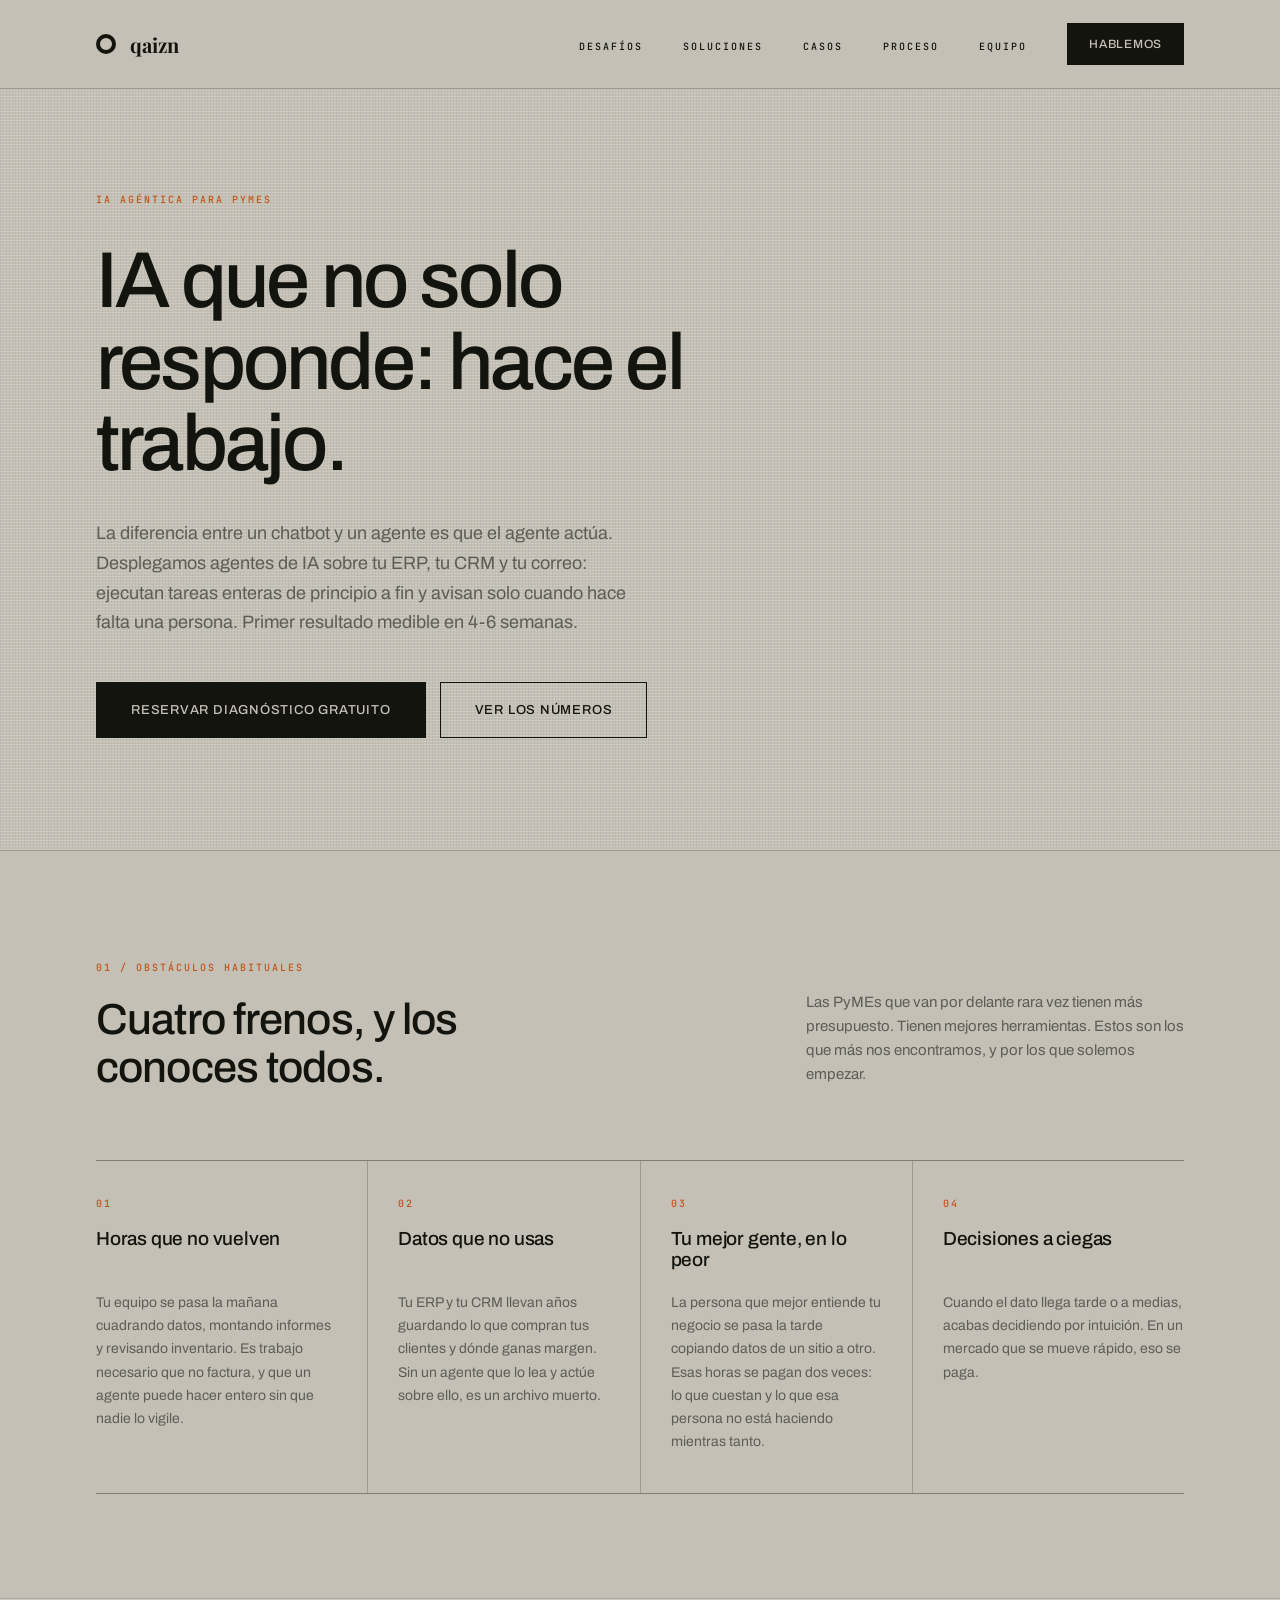
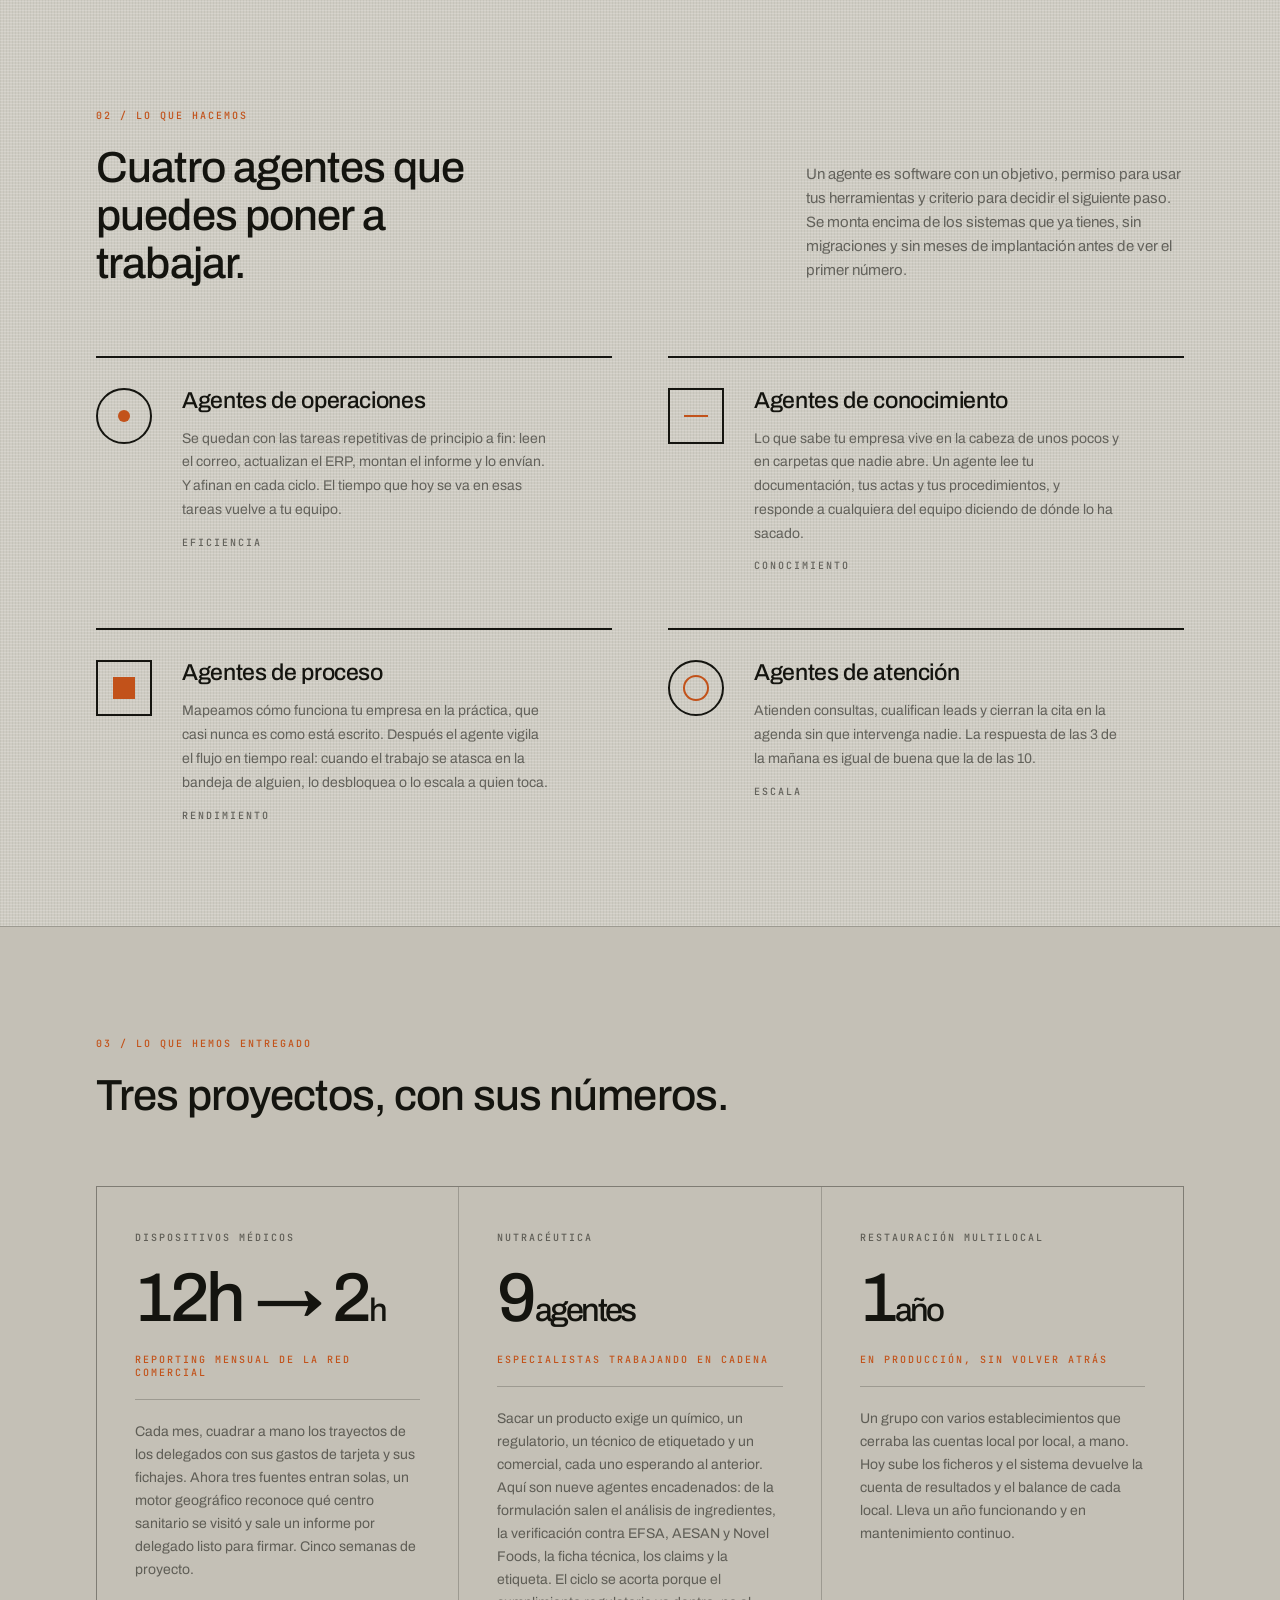
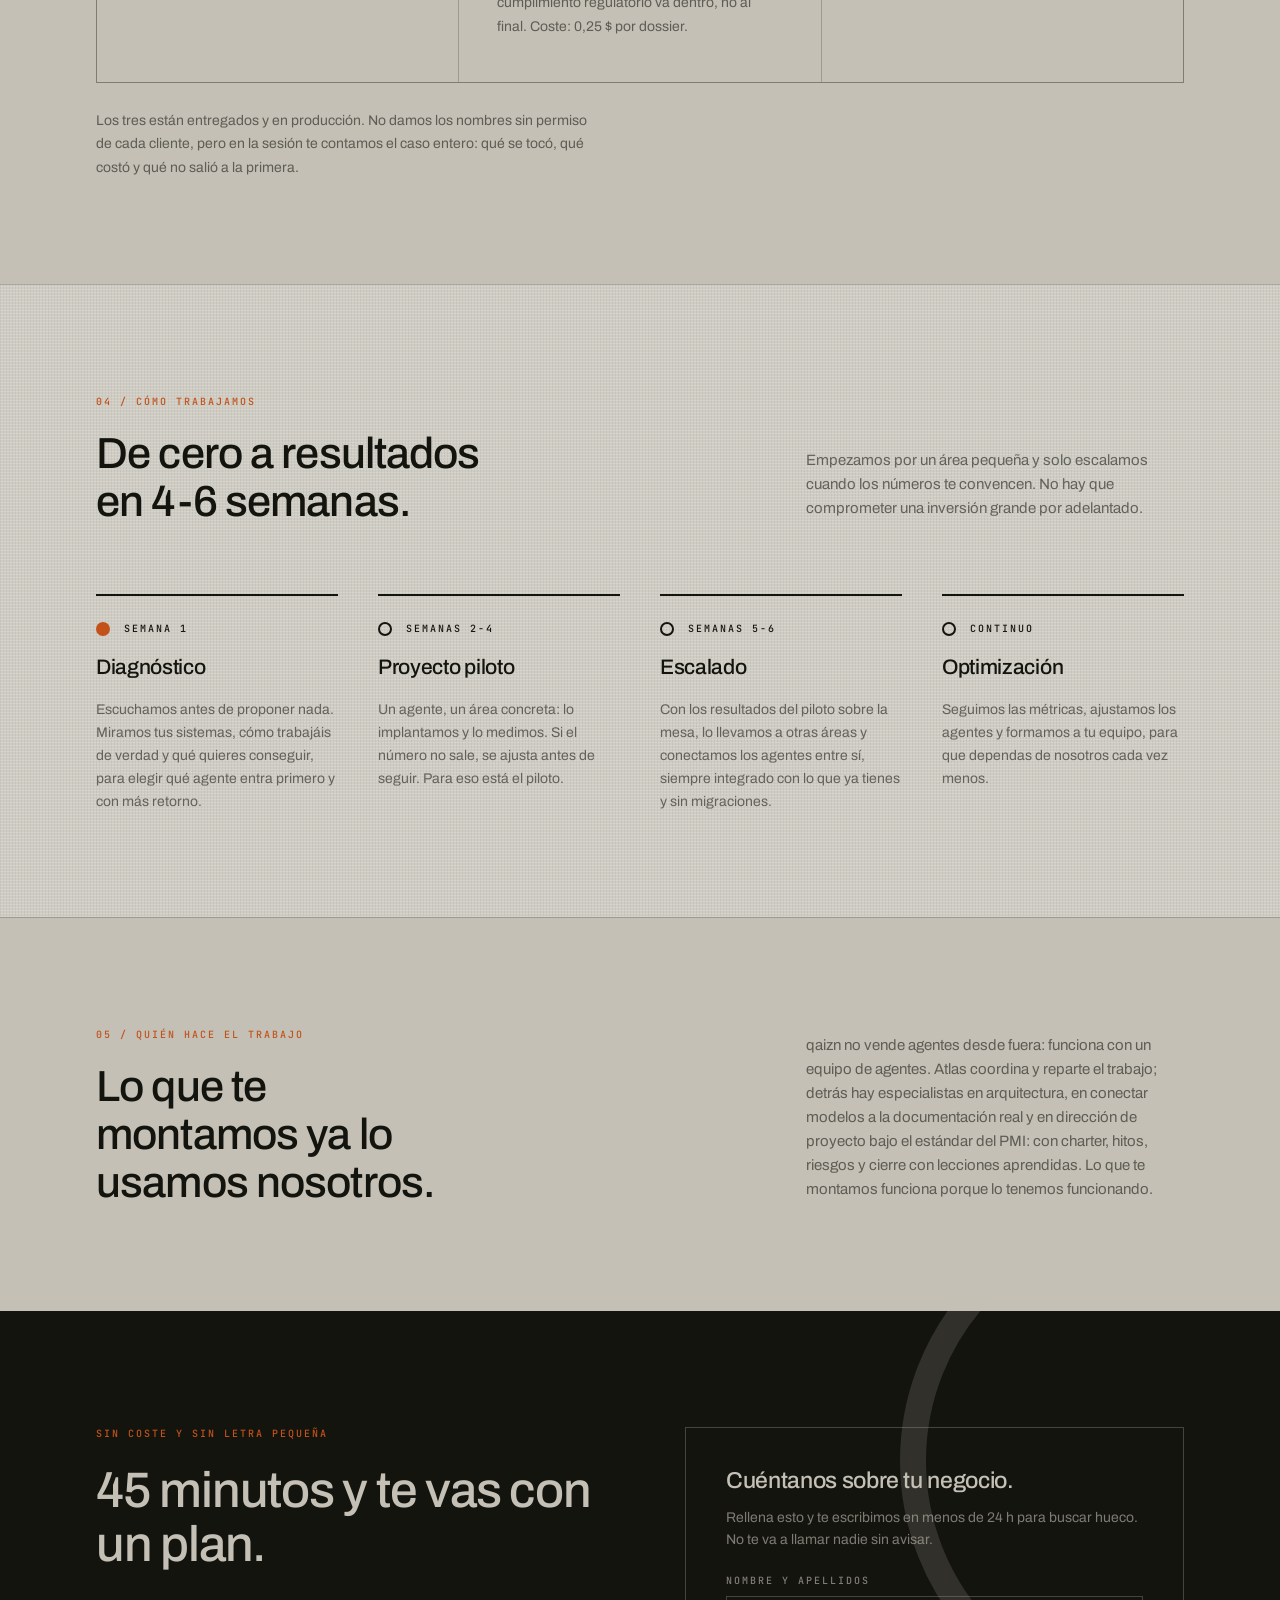
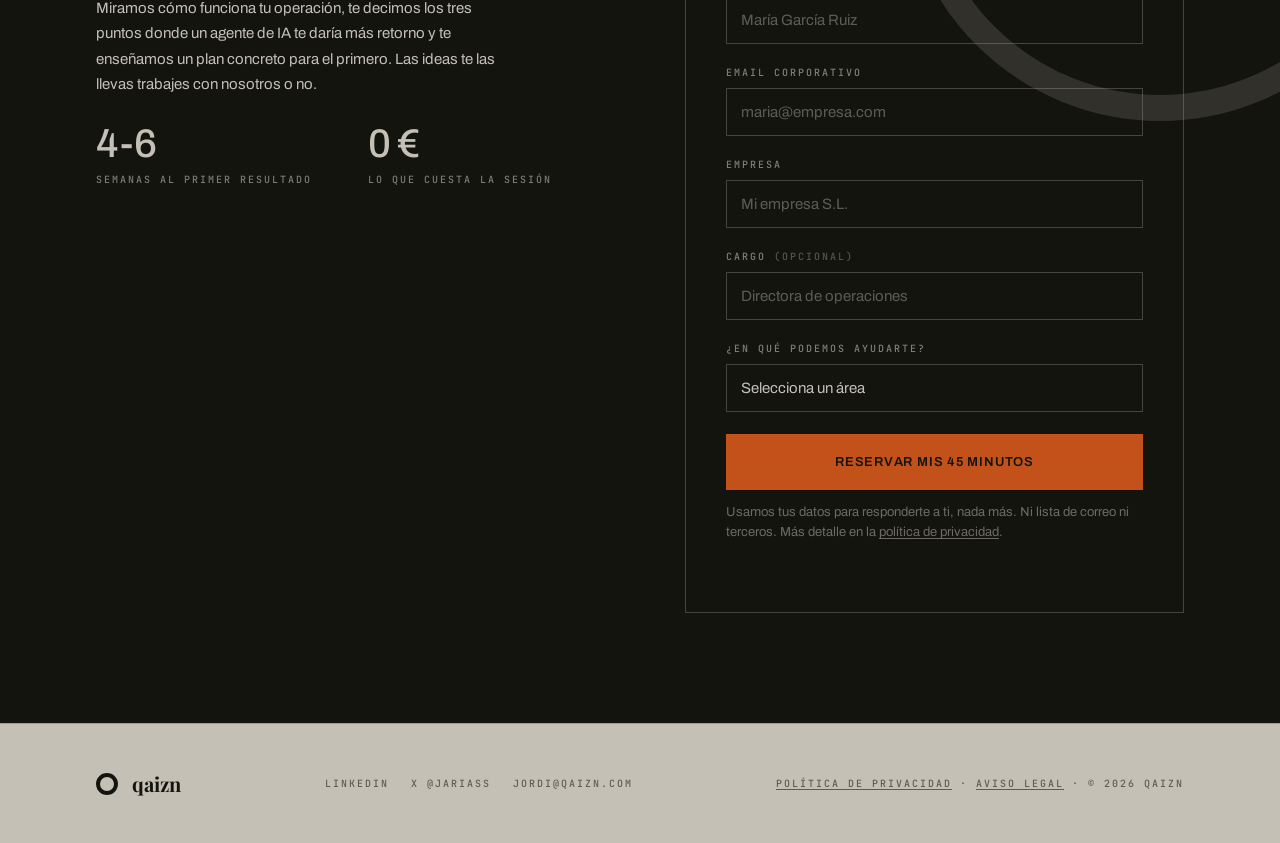
<file: index.html>
<!DOCTYPE html>
<html lang="es">
<head>
<meta charset="UTF-8">
<meta name="viewport" content="width=device-width, initial-scale=1.0">
<title>qaizn | IA agéntica para PyMEs</title>
<meta name="description" content="Desplegamos agentes de IA que ejecutan el trabajo entero sobre los sistemas que ya usas: no sugieren, hacen. Primer resultado medible en 4-6 semanas.">
<link rel="icon" href="favicon.svg" type="image/svg+xml">
<link rel="apple-touch-icon" href="apple-touch-icon.png">
<link rel="canonical" href="https://www.qaizn.com/">
<meta name="robots" content="index, follow, max-image-preview:large, max-snippet:-1">
<meta name="author" content="qaizn">
<meta name="theme-color" content="#c4c0b6">

<!-- Open Graph -->
<meta property="og:type" content="website">
<meta property="og:site_name" content="qaizn">
<meta property="og:locale" content="es_ES">
<meta property="og:url" content="https://www.qaizn.com/">
<meta property="og:title" content="IA que no solo responde: hace el trabajo.">
<meta property="og:description" content="Agentes de IA que entran en tu ERP y tu CRM, ejecutan tareas enteras y avisan cuando hace falta una persona. Primer resultado medible en 4-6 semanas.">
<meta property="og:image" content="https://www.qaizn.com/og-image.png">
<meta property="og:image:width" content="1200">
<meta property="og:image:height" content="630">
<meta property="og:image:alt" content="qaizn: agentes de IA que ejecutan el trabajo de tu empresa.">

<!-- Twitter -->
<meta name="twitter:card" content="summary_large_image">
<meta name="twitter:title" content="IA que no solo responde: hace el trabajo.">
<meta name="twitter:description" content="Agentes de IA que entran en tu ERP y tu CRM, ejecutan tareas enteras y avisan cuando hace falta una persona. Primer resultado medible en 4-6 semanas.">
<meta name="twitter:image" content="https://www.qaizn.com/og-image.png">
<link rel="preconnect" href="https://fonts.googleapis.com">
<link rel="preconnect" href="https://fonts.gstatic.com" crossorigin>
<link rel="stylesheet" href="https://fonts.googleapis.com/css2?family=Archivo:wght@400;500;600&family=Playfair+Display:wght@700&family=JetBrains+Mono:wght@400;500&display=swap">
<style>
:root {
  --paper:    #c4c0b6;
  --paper-hi: #cfccc3;
  --ink:      #14140f;
  --ink-60:   rgba(20, 20, 15, 0.58);
  --rule:     rgba(20, 20, 15, 0.22);
  --accent:   #c2521a;
  --pad:      96px;
  --max:      1440px;
}

* { margin: 0; padding: 0; box-sizing: border-box; }

html { scroll-behavior: smooth; }

body {
  background: var(--paper);
  color: var(--ink);
  font-family: 'Archivo', 'Helvetica Neue', Helvetica, Arial, sans-serif;
  font-weight: 400;
  -webkit-font-smoothing: antialiased;
  -moz-osx-font-smoothing: grayscale;
}

a { color: inherit; text-decoration: none; }
a:hover { opacity: 0.75; }

img, svg { max-width: 100%; }

/* ── Primitivos ────────────────────────────────── */

.mono {
  font-family: 'JetBrains Mono', 'SF Mono', Menlo, monospace;
  font-size: 10px;
  font-weight: 500;
  letter-spacing: 0.2em;
  text-transform: uppercase;
}

.weave {
  background-image:
    repeating-linear-gradient(0deg,  rgba(255,255,255,0.16) 0 1px, transparent 1px 3px),
    repeating-linear-gradient(90deg, rgba(20,20,15,0.05)   0 1px, transparent 1px 3px);
}

.wrap {
  max-width: var(--max);
  margin: 0 auto;
  padding-left: var(--pad);
  padding-right: var(--pad);
}

.section {
  padding-top: 110px;
  padding-bottom: 104px;
  border-top: 1px solid var(--rule);
}

.section-head {
  display: flex;
  justify-content: space-between;
  align-items: flex-end;
  gap: 60px;
  margin-bottom: 68px;
}

.section-head .lead { display: flex; flex-direction: column; gap: 22px; }

/* Sin bloques debajo, el margen del encabezado deja un hueco muerto */
.section-head:last-child { margin-bottom: 0; }

.eyebrow { color: var(--accent); }

h2 {
  font-size: clamp(30px, 3.4vw, 46px);
  font-weight: 500;
  line-height: 1.1;
  letter-spacing: -0.02em;
  max-width: 15ch;
}

.section-note {
  font-size: 15px;
  line-height: 1.6;
  color: var(--ink-60);
  max-width: 42ch;
  padding-bottom: 6px;
}

.btn {
  display: inline-flex;
  align-items: center;
  justify-content: center;
  height: 56px;
  padding: 0 34px;
  font-size: 13px;
  font-weight: 500;
  letter-spacing: 0.06em;
  text-transform: uppercase;
  border: 1px solid var(--ink);
  transition: opacity 0.2s ease;
}
.btn-fill { background: var(--ink); color: var(--paper); }
.btn-line { background: none; color: var(--ink); }
.btn-accent {
  background: var(--accent);
  color: var(--ink);
  border-color: var(--accent);
  font-weight: 600;
}

/* ── Reveal ────────────────────────────────────── */

.reveal {
  opacity: 0;
  transform: translateY(16px);
  transition: opacity 0.7s ease, transform 0.7s ease;
}
.reveal.visible { opacity: 1; transform: none; }

/* Sin JS nadie añade .visible, así que la página se quedaría en blanco */
@media (prefers-reduced-motion: reduce) {
  .reveal { opacity: 1; transform: none; transition: none; }
}
.d1 { transition-delay: 0.08s; }
.d2 { transition-delay: 0.16s; }
.d3 { transition-delay: 0.24s; }

@media (prefers-reduced-motion: reduce) {
  html { scroll-behavior: auto; }
  .reveal { opacity: 1; transform: none; transition: none; }
}

/* ── Nav ───────────────────────────────────────── */

nav {
  position: sticky;
  top: 0;
  z-index: 50;
  background: var(--paper);
  border-bottom: 1px solid var(--rule);
}

.nav-inner {
  max-width: var(--max);
  margin: 0 auto;
  padding: 0 var(--pad);
  height: 88px;
  display: flex;
  align-items: center;
  justify-content: space-between;
  gap: 24px;
}

.brand { display: flex; align-items: center; gap: 14px; }
.brand-mark {
  width: 20px; height: 20px;
  border: 4px solid var(--ink);
  border-radius: 50%;
  flex: none;
}
.brand-name {
  font-family: 'Playfair Display', Georgia, serif;
  font-weight: 700;
  font-size: 20px;
}

.nav-links {
  display: flex;
  align-items: center;
  gap: 40px;
  list-style: none;
}

.nav-pill {
  display: inline-flex;
  align-items: center;
  height: 42px;
  padding: 0 22px;
  background: var(--ink);
  color: var(--paper);
  font-size: 12px;
  font-weight: 500;
  letter-spacing: 0.06em;
  text-transform: uppercase;
}

/* ── Hero ──────────────────────────────────────── */

#hero { padding: 104px 0 112px; }

.hero-inner { max-width: 1000px; display: flex; flex-direction: column; gap: 34px; }

h1 {
  font-size: clamp(42px, 6.2vw, 80px);
  font-weight: 500;
  line-height: 1.03;
  letter-spacing: -0.035em;
  max-width: 16ch;
}

.hero-sub {
  font-size: 18px;
  line-height: 1.65;
  color: var(--ink-60);
  max-width: 56ch;
}

.hero-actions {
  display: flex;
  flex-wrap: wrap;
  gap: 14px;
  padding-top: 10px;
}

/* ── 01 Desafíos ───────────────────────────────── */

.pain-grid {
  display: grid;
  grid-template-columns: repeat(4, minmax(0, 1fr));
  gap: 1px;
  background: var(--rule);
  border-top: 1px solid var(--rule);
  border-bottom: 1px solid var(--rule);
}

.pain-card {
  background: var(--paper);
  padding: 36px 30px 40px;
  display: flex;
  flex-direction: column;
  gap: 18px;
}
.pain-card:first-child { padding-left: 0; }
.pain-card:last-child  { padding-right: 0; }

.card-title {
  font-size: 19px;
  font-weight: 500;
  letter-spacing: -0.01em;
  /* Reserva dos líneas: si un título envuelve, los cuerpos siguen alineados */
  min-height: 2.4em;
}

.card-body {
  font-size: 14px;
  line-height: 1.65;
  color: var(--ink-60);
}

/* ── 02 Soluciones ─────────────────────────────── */

.tint { background-color: var(--paper-hi); }

.svc-grid {
  display: grid;
  grid-template-columns: repeat(2, minmax(0, 1fr));
  gap: 56px;
}

.svc {
  display: flex;
  gap: 30px;
  padding-top: 30px;
  border-top: 2px solid var(--ink);
}

.svc-mark {
  width: 56px; height: 56px;
  flex: none;
  border: 2px solid var(--ink);
  display: flex;
  align-items: center;
  justify-content: center;
}
.svc-mark.round { border-radius: 50%; }

.svc-copy { display: flex; flex-direction: column; gap: 14px; }

.svc-title {
  font-size: 23px;
  font-weight: 500;
  letter-spacing: -0.015em;
}

.svc-body {
  font-size: 14px;
  line-height: 1.7;
  color: var(--ink-60);
  max-width: 46ch;
}

/* ── 03 Casos ──────────────────────────────────── */

.cases-grid {
  display: grid;
  grid-template-columns: repeat(3, minmax(0, 1fr));
  gap: 1px;
  background: var(--rule);
  border: 1px solid var(--rule);
}

.case-card {
  background: var(--paper);
  padding: 44px 38px;
  display: flex;
  flex-direction: column;
  gap: 20px;
}

.case-n {
  font-size: clamp(52px, 5.4vw, 72px);
  font-weight: 500;
  letter-spacing: -0.04em;
  line-height: 1;
}
.case-n span { font-size: 0.47em; }

.cases-note {
  margin-top: 26px;
  max-width: 62ch;
  font-size: 14px;
  line-height: 1.7;
  color: var(--ink-60);
}

.case-body {
  font-size: 14px;
  line-height: 1.65;
  color: var(--ink-60);
  border-top: 1px solid var(--rule);
  padding-top: 20px;
}

/* ── 04 Proceso ────────────────────────────────── */

.steps {
  display: grid;
  grid-template-columns: repeat(4, minmax(0, 1fr));
  gap: 40px;
}

.step {
  display: flex;
  flex-direction: column;
  gap: 20px;
  border-top: 2px solid var(--ink);
  padding-top: 26px;
}

.step-mark { display: flex; align-items: center; gap: 14px; }
.step-dot {
  width: 14px; height: 14px;
  border-radius: 50%;
  border: 2px solid var(--ink);
  flex: none;
}
.step-dot.on { background: var(--accent); border-color: var(--accent); }

.step-title {
  font-size: 21px;
  font-weight: 500;
  letter-spacing: -0.015em;
}

/* ── CTA / contacto ────────────────────────────── */

#contacto {
  background: var(--ink);
  color: var(--paper);
  padding: 116px 0 110px;
  position: relative;
  overflow: hidden;
}

.cta-ring {
  position: absolute;
  right: -140px;
  top: -110px;
  width: 520px; height: 520px;
  border: 26px solid rgba(196, 192, 182, 0.16);
  border-radius: 50%;
  pointer-events: none;
}

.cta-grid {
  position: relative;
  display: grid;
  grid-template-columns: 1fr 1fr;
  gap: 90px;
  align-items: start;
}

.cta-left { display: flex; flex-direction: column; gap: 24px; }

.cta-title {
  font-size: clamp(32px, 3.9vw, 52px);
  font-weight: 500;
  line-height: 1.08;
  letter-spacing: -0.025em;
}

.cta-copy {
  font-size: 15px;
  line-height: 1.7;
  opacity: 0.78;
  max-width: 46ch;
}

.mini-stats { display: flex; gap: 56px; }
.mini-stat { display: flex; flex-direction: column; gap: 8px; }
.mini-n {
  font-size: 40px;
  font-weight: 500;
  letter-spacing: -0.03em;
}
.mini-l { opacity: 0.6; }

.form-box {
  border: 1px solid rgba(196, 192, 182, 0.28);
  padding: 40px;
  display: flex;
  flex-direction: column;
  gap: 22px;
}

.form-box h3 {
  font-size: 23px;
  font-weight: 500;
  letter-spacing: -0.015em;
}

.form-intro {
  margin-top: -8px;
  font-size: 14px;
  line-height: 1.6;
  color: rgba(196, 192, 182, 0.6);
}

.form-fine a,
.footer-legal a { text-decoration: underline; text-underline-offset: 2px; }

.form-fine {
  margin-top: -10px;
  font-size: 13px;
  line-height: 1.6;
  color: rgba(196, 192, 182, 0.5);
}

.fg { display: flex; flex-direction: column; gap: 9px; }
.fg label { opacity: 0.62; }
.fg label .opt { opacity: 0.6; }

.fg input,
.fg select {
  height: 48px;
  padding: 0 14px;
  background: transparent;
  border: 1px solid rgba(196, 192, 182, 0.28);
  color: var(--paper);
  font-family: inherit;
  font-size: 15px;
  border-radius: 0;
  -webkit-appearance: none;
  appearance: none;
}
.fg input::placeholder { color: rgba(196, 192, 182, 0.42); }
.fg input:focus,
.fg select:focus { outline: none; border-color: var(--accent); }
.fg input:user-invalid,
.fg select:user-invalid { border-color: #d0563f; }

.hp {
  position: absolute;
  left: -9999px;
  opacity: 0;
  pointer-events: none;
}

.form-submit[disabled] { opacity: 0.5; cursor: default; }

.form-status {
  margin-top: -8px;
  min-height: 15px;
  line-height: 1.5;
  color: rgba(196, 192, 182, 0.62);
}
.form-status.ok { color: var(--accent); }
.form-status.err { color: #e07a63; }
.fg select option { background: var(--ink); color: var(--paper); }

.form-submit {
  height: 56px;
  border: none;
  background: var(--accent);
  color: var(--ink);
  font-family: inherit;
  font-size: 13px;
  font-weight: 600;
  letter-spacing: 0.06em;
  text-transform: uppercase;
  cursor: pointer;
}

/* ── Footer ────────────────────────────────────── */

footer {
  border-top: 1px solid var(--rule);
}

.footer-inner {
  max-width: var(--max);
  margin: 0 auto;
  padding: 46px var(--pad);
  display: flex;
  justify-content: space-between;
  align-items: center;
  gap: 24px;
  flex-wrap: wrap;
}

.footer-social,
.footer-legal { color: var(--ink-60); margin: 0; }

.footer-social {
  display: flex;
  gap: 22px;
  flex-wrap: wrap;
}

.footer-social a { text-decoration: none; }
.footer-social a:hover { color: var(--ink); }

.footer-mark {
  width: 22px; height: 22px;
  border: 4px solid var(--ink);
  border-radius: 50%;
  flex: none;
}

/* ── Responsive ────────────────────────────────── */

@media (max-width: 1024px) {
  :root { --pad: 48px; }

  .section { padding-top: 84px; padding-bottom: 80px; }
  .section-head { flex-direction: column; align-items: flex-start; gap: 28px; margin-bottom: 48px; }
  .section-note { padding-bottom: 0; }

  #hero { padding: 96px 0 92px; }

  .pain-grid { grid-template-columns: repeat(2, minmax(0, 1fr)); }
  .pain-card { padding: 32px 28px 36px; }
  .pain-card:first-child, .pain-card:last-child { padding-left: 28px; padding-right: 28px; }

  .svc-grid { grid-template-columns: 1fr; gap: 40px; }
  .cases-grid { grid-template-columns: 1fr; }
  .steps { grid-template-columns: repeat(2, minmax(0, 1fr)); gap: 36px; }

  #contacto { padding: 88px 0 84px; }
  .cta-grid { grid-template-columns: 1fr; gap: 48px; }
  .cta-ring { right: -220px; top: -180px; }
}

@media (max-width: 640px) {
  :root { --pad: 24px; }

  /* No hay menú hamburguesa en el markup: en lugar de esconder la
     navegación tras un control que no existe, dejamos la marca y el
     CTA principal. La página es un único scroll. */
  .nav-links li:not(:last-child) { display: none; }
  .nav-inner { height: 72px; }

  #hero { padding: 72px 0 68px; }
  .hero-actions { flex-direction: column; align-items: stretch; }
  .hero-actions .btn { width: 100%; }
  .hero-sub { font-size: 16px; }

  .section { padding-top: 64px; padding-bottom: 60px; }

  .pain-grid { grid-template-columns: 1fr; }
  .steps { grid-template-columns: 1fr; }

  .case-card { padding: 34px 26px; }

  .svc { gap: 20px; }
  .svc-mark { width: 44px; height: 44px; }

  #contacto { padding: 68px 0 64px; }
  .mini-stats { flex-direction: column; gap: 26px; }
  .form-box { padding: 30px 24px; }

  .footer-inner { flex-direction: column; align-items: flex-start; gap: 18px; padding: 36px var(--pad); }
}
</style>
<noscript><style>.reveal { opacity: 1; transform: none; }</style></noscript>
<script type="application/ld+json">
{
  "@context": "https://schema.org",
  "@graph": [
    {
      "@type": "Organization",
      "@id": "https://www.qaizn.com/#org",
      "name": "qaizn",
      "url": "https://www.qaizn.com/",
      "logo": "https://www.qaizn.com/qaizn-logo.svg",
      "image": "https://www.qaizn.com/og-image.png",
      "description": "IA agéntica para PyMEs: agentes que ejecutan tareas de principio a fin sobre el ERP, el CRM y las herramientas que la empresa ya usa.",
      "email": "jordi@qaizn.com",
      "areaServed": "ES",
      "knowsLanguage": "es"
    },
    {
      "@type": "WebSite",
      "@id": "https://www.qaizn.com/#web",
      "url": "https://www.qaizn.com/",
      "name": "qaizn",
      "inLanguage": "es",
      "publisher": { "@id": "https://www.qaizn.com/#org" }
    },
    {
      "@type": "WebPage",
      "@id": "https://www.qaizn.com/#page",
      "url": "https://www.qaizn.com/",
      "name": "qaizn | IA agéntica para PyMEs",
      "isPartOf": { "@id": "https://www.qaizn.com/#web" },
      "about": { "@id": "https://www.qaizn.com/#org" },
      "primaryImageOfPage": "https://www.qaizn.com/og-image.png"
    },
    {
      "@type": "Service",
      "name": "Agentes de operaciones",
      "serviceType": "Automatización de procesos con IA agéntica",
      "provider": { "@id": "https://www.qaizn.com/#org" },
      "areaServed": "ES",
      "description": "Agentes que ejecutan las tareas repetitivas de principio a fin y afinan en cada ciclo."
    },
    {
      "@type": "Service",
      "name": "Agentes de conocimiento",
      "serviceType": "Gestión del conocimiento con IA agéntica",
      "provider": { "@id": "https://www.qaizn.com/#org" },
      "areaServed": "ES",
      "description": "Un agente que lee la documentación, las actas y los procedimientos de la empresa y responde a cualquiera del equipo citando la fuente."
    },
    {
      "@type": "Service",
      "name": "Agentes de proceso",
      "serviceType": "Optimización de procesos con IA agéntica",
      "provider": { "@id": "https://www.qaizn.com/#org" },
      "areaServed": "ES",
      "description": "Agentes que vigilan el flujo de trabajo en tiempo real, detectan los atascos y los desbloquean o los escalan a quien corresponde."
    },
    {
      "@type": "Service",
      "name": "Agentes de atención",
      "serviceType": "Agentes conversacionales con IA",
      "provider": { "@id": "https://www.qaizn.com/#org" },
      "areaServed": "ES",
      "description": "Agentes que atienden consultas, cualifican leads y cierran citas en la agenda a cualquier hora."
    }
  ]
}
</script>
</head>
<body>

<!-- ─── NAV ────────────────────────────────────────── -->
<nav aria-label="Principal">
  <div class="nav-inner">
    <a href="#" class="brand">
      <span class="brand-mark"></span>
      <span class="brand-name">qaizn</span>
    </a>
    <ul class="nav-links">
      <li><a href="#pain" class="mono">Desafíos</a></li>
      <li><a href="#services" class="mono">Soluciones</a></li>
      <li><a href="#casos" class="mono">Casos</a></li>
      <li><a href="#proceso" class="mono">Proceso</a></li>
      <li><a href="#equipo" class="mono">Equipo</a></li>
      <li><a href="#contacto" class="nav-pill">Hablemos</a></li>
    </ul>
  </div>
</nav>

<main>

<!-- ─── HERO ───────────────────────────────────────── -->
<section id="hero" class="weave">
  <div class="wrap">
    <div class="hero-inner">
      <p class="mono eyebrow reveal visible">IA agéntica para PyMEs</p>
      <h1 class="reveal visible d1">IA que no solo responde: hace el trabajo.</h1>
      <p class="hero-sub reveal visible d2">La diferencia entre un chatbot y un agente es que el agente actúa. Desplegamos agentes de IA sobre tu ERP, tu CRM y tu correo: ejecutan tareas enteras de principio a fin y avisan solo cuando hace falta una persona. Primer resultado medible en 4-6 semanas.</p>
      <div class="hero-actions reveal visible d3">
        <a href="#contacto" class="btn btn-fill">Reservar diagnóstico gratuito</a>
        <a href="#casos" class="btn btn-line">Ver los números</a>
      </div>
    </div>
  </div>
</section>

<!-- ─── 01 DESAFÍOS ────────────────────────────────── -->
<section id="pain" class="section">
  <div class="wrap">
    <div class="section-head">
      <div class="lead">
        <p class="mono eyebrow reveal">01 / Obstáculos habituales</p>
        <h2 class="reveal d1">Cuatro frenos, y los conoces todos.</h2>
      </div>
      <p class="section-note reveal d2">Las PyMEs que van por delante rara vez tienen más presupuesto. Tienen mejores herramientas. Estos son los que más nos encontramos, y por los que solemos empezar.</p>
    </div>

    <div class="pain-grid reveal">
      <div class="pain-card">
        <p class="mono eyebrow">01</p>
        <p class="card-title">Horas que no vuelven</p>
        <p class="card-body">Tu equipo se pasa la mañana cuadrando datos, montando informes y revisando inventario. Es trabajo necesario que no factura, y que un agente puede hacer entero sin que nadie lo vigile.</p>
      </div>
      <div class="pain-card">
        <p class="mono eyebrow">02</p>
        <p class="card-title">Datos que no usas</p>
        <p class="card-body">Tu ERP y tu CRM llevan años guardando lo que compran tus clientes y dónde ganas margen. Sin un agente que lo lea y actúe sobre ello, es un archivo muerto.</p>
      </div>
      <div class="pain-card">
        <p class="mono eyebrow">03</p>
        <p class="card-title">Tu mejor gente, en lo peor</p>
        <p class="card-body">La persona que mejor entiende tu negocio se pasa la tarde copiando datos de un sitio a otro. Esas horas se pagan dos veces: lo que cuestan y lo que esa persona no está haciendo mientras tanto.</p>
      </div>
      <div class="pain-card">
        <p class="mono eyebrow">04</p>
        <p class="card-title">Decisiones a ciegas</p>
        <p class="card-body">Cuando el dato llega tarde o a medias, acabas decidiendo por intuición. En un mercado que se mueve rápido, eso se paga.</p>
      </div>
    </div>
  </div>
</section>

<!-- ─── 02 SOLUCIONES ──────────────────────────────── -->
<section id="services" class="section weave tint">
  <div class="wrap">
    <div class="section-head">
      <div class="lead">
        <p class="mono eyebrow reveal">02 / Lo que hacemos</p>
        <h2 class="reveal d1">Cuatro agentes que puedes poner a trabajar.</h2>
      </div>
      <p class="section-note reveal d2">Un agente es software con un objetivo, permiso para usar tus herramientas y criterio para decidir el siguiente paso. Se monta encima de los sistemas que ya tienes, sin migraciones y sin meses de implantación antes de ver el primer número.</p>
    </div>

    <div class="svc-grid">
      <div class="svc reveal">
        <div class="svc-mark round">
          <span style="width:12px;height:12px;border-radius:50%;background:var(--accent);"></span>
        </div>
        <div class="svc-copy">
          <p class="svc-title">Agentes de operaciones</p>
          <p class="svc-body">Se quedan con las tareas repetitivas de principio a fin: leen el correo, actualizan el ERP, montan el informe y lo envían. Y afinan en cada ciclo. El tiempo que hoy se va en esas tareas vuelve a tu equipo.</p>
          <p class="mono" style="color:var(--ink-60);">Eficiencia</p>
        </div>
      </div>

      <div class="svc reveal d1">
        <div class="svc-mark">
          <span style="width:24px;height:2px;background:var(--accent);"></span>
        </div>
        <div class="svc-copy">
          <p class="svc-title">Agentes de conocimiento</p>
          <p class="svc-body">Lo que sabe tu empresa vive en la cabeza de unos pocos y en carpetas que nadie abre. Un agente lee tu documentación, tus actas y tus procedimientos, y responde a cualquiera del equipo diciendo de dónde lo ha sacado.</p>
          <p class="mono" style="color:var(--ink-60);">Conocimiento</p>
        </div>
      </div>

      <div class="svc reveal d2">
        <div class="svc-mark">
          <span style="width:22px;height:22px;background:var(--accent);"></span>
        </div>
        <div class="svc-copy">
          <p class="svc-title">Agentes de proceso</p>
          <p class="svc-body">Mapeamos cómo funciona tu empresa en la práctica, que casi nunca es como está escrito. Después el agente vigila el flujo en tiempo real: cuando el trabajo se atasca en la bandeja de alguien, lo desbloquea o lo escala a quien toca.</p>
          <p class="mono" style="color:var(--ink-60);">Rendimiento</p>
        </div>
      </div>

      <div class="svc reveal d3">
        <div class="svc-mark round">
          <span style="width:26px;height:26px;border:2px solid var(--accent);border-radius:50%;"></span>
        </div>
        <div class="svc-copy">
          <p class="svc-title">Agentes de atención</p>
          <p class="svc-body">Atienden consultas, cualifican leads y cierran la cita en la agenda sin que intervenga nadie. La respuesta de las 3 de la mañana es igual de buena que la de las 10.</p>
          <p class="mono" style="color:var(--ink-60);">Escala</p>
        </div>
      </div>
    </div>
  </div>
</section>

<!-- ─── 03 CASOS ───────────────────────────────────── -->
<section id="casos" class="section">
  <div class="wrap">
    <div class="section-head" style="display:flex;flex-direction:column;align-items:flex-start;gap:22px;margin-bottom:66px;">
      <p class="mono eyebrow reveal">03 / Lo que hemos entregado</p>
      <h2 class="reveal d1" style="max-width:none;">Tres proyectos, con sus números.</h2>
    </div>

    <div class="cases-grid reveal">
      <div class="case-card">
        <p class="mono" style="color:var(--ink-60);">Dispositivos médicos</p>
        <p class="case-n">12h &rarr; 2<span>h</span></p>
        <p class="mono eyebrow">Reporting mensual de la red comercial</p>
        <p class="case-body">Cada mes, cuadrar a mano los trayectos de los delegados con sus gastos de tarjeta y sus fichajes. Ahora tres fuentes entran solas, un motor geográfico reconoce qué centro sanitario se visitó y sale un informe por delegado listo para firmar. Cinco semanas de proyecto.</p>
      </div>
      <div class="case-card">
        <p class="mono" style="color:var(--ink-60);">Nutracéutica</p>
        <p class="case-n">9<span>agentes</span></p>
        <p class="mono eyebrow">Especialistas trabajando en cadena</p>
        <p class="case-body">Sacar un producto exige un químico, un regulatorio, un técnico de etiquetado y un comercial, cada uno esperando al anterior. Aquí son nueve agentes encadenados: de la formulación salen el análisis de ingredientes, la verificación contra EFSA, AESAN y Novel Foods, la ficha técnica, los claims y la etiqueta. El ciclo se acorta porque el cumplimiento regulatorio va dentro, no al final. Coste: 0,25 $ por dossier.</p>
      </div>
      <div class="case-card">
        <p class="mono" style="color:var(--ink-60);">Restauración multilocal</p>
        <p class="case-n">1<span>año</span></p>
        <p class="mono eyebrow">En producción, sin volver atrás</p>
        <p class="case-body">Un grupo con varios establecimientos que cerraba las cuentas local por local, a mano. Hoy sube los ficheros y el sistema devuelve la cuenta de resultados y el balance de cada local. Lleva un año funcionando y en mantenimiento continuo.</p>
      </div>
    </div>

    <p class="cases-note reveal d1">Los tres están entregados y en producción. No damos los nombres sin permiso de cada cliente, pero en la sesión te contamos el caso entero: qué se tocó, qué costó y qué no salió a la primera.</p>
  </div>
</section>

<!-- ─── 04 PROCESO ─────────────────────────────────── -->
<section id="proceso" class="section weave tint">
  <div class="wrap">
    <div class="section-head">
      <div class="lead">
        <p class="mono eyebrow reveal">04 / Cómo trabajamos</p>
        <h2 class="reveal d1" style="max-width:16ch;">De cero a resultados en 4-6 semanas.</h2>
      </div>
      <p class="section-note reveal d2">Empezamos por un área pequeña y solo escalamos cuando los números te convencen. No hay que comprometer una inversión grande por adelantado.</p>
    </div>

    <div class="steps">
      <div class="step reveal">
        <div class="step-mark"><span class="step-dot on"></span><span class="mono">Semana 1</span></div>
        <p class="step-title">Diagnóstico</p>
        <p class="card-body">Escuchamos antes de proponer nada. Miramos tus sistemas, cómo trabajáis de verdad y qué quieres conseguir, para elegir qué agente entra primero y con más retorno.</p>
      </div>
      <div class="step reveal d1">
        <div class="step-mark"><span class="step-dot"></span><span class="mono">Semanas 2-4</span></div>
        <p class="step-title">Proyecto piloto</p>
        <p class="card-body">Un agente, un área concreta: lo implantamos y lo medimos. Si el número no sale, se ajusta antes de seguir. Para eso está el piloto.</p>
      </div>
      <div class="step reveal d2">
        <div class="step-mark"><span class="step-dot"></span><span class="mono">Semanas 5-6</span></div>
        <p class="step-title">Escalado</p>
        <p class="card-body">Con los resultados del piloto sobre la mesa, lo llevamos a otras áreas y conectamos los agentes entre sí, siempre integrado con lo que ya tienes y sin migraciones.</p>
      </div>
      <div class="step reveal d3">
        <div class="step-mark"><span class="step-dot"></span><span class="mono">Continuo</span></div>
        <p class="step-title">Optimización</p>
        <p class="card-body">Seguimos las métricas, ajustamos los agentes y formamos a tu equipo, para que dependas de nosotros cada vez menos.</p>
      </div>
    </div>
  </div>
</section>

<!-- ─── 05 EQUIPO ──────────────────────────────────── -->
<section id="equipo" class="section">
  <div class="wrap">
    <div class="section-head">
      <div class="lead">
        <p class="mono eyebrow reveal">05 / Quién hace el trabajo</p>
        <h2 class="reveal d1">Lo que te montamos ya lo usamos nosotros.</h2>
      </div>
      <p class="section-note reveal d2">qaizn no vende agentes desde fuera: funciona con un equipo de agentes. Atlas coordina y reparte el trabajo; detrás hay especialistas en arquitectura, en conectar modelos a la documentación real y en dirección de proyecto bajo el estándar del PMI: con charter, hitos, riesgos y cierre con lecciones aprendidas. Lo que te montamos funciona porque lo tenemos funcionando.</p>
    </div>
  </div>
</section>

<!-- ─── CTA / CONTACTO ─────────────────────────────── -->
<section id="contacto">
  <span class="cta-ring"></span>
  <div class="wrap">
    <div class="cta-grid">
      <div class="cta-left">
        <p class="mono eyebrow reveal">Sin coste y sin letra pequeña</p>
        <p class="cta-title reveal d1">45 minutos y te vas con un plan.</p>
        <p class="cta-copy reveal d2">Miramos cómo funciona tu operación, te decimos los tres puntos donde un agente de IA te daría más retorno y te enseñamos un plan concreto para el primero. Las ideas te las llevas trabajes con nosotros o no.</p>
        <div class="mini-stats reveal d3">
          <div class="mini-stat">
            <p class="mini-n">4-6</p>
            <p class="mono mini-l">Semanas al primer resultado</p>
          </div>
          <div class="mini-stat">
            <p class="mini-n">0&thinsp;&euro;</p>
            <p class="mono mini-l">Lo que cuesta la sesión</p>
          </div>
        </div>
      </div>

      <form class="form-box reveal d2" id="contact-form" novalidate>
        <h3>Cuéntanos sobre tu negocio.</h3>
        <p class="form-intro">Rellena esto y te escribimos en menos de 24 h para buscar hueco. No te va a llamar nadie sin avisar.</p>
        <div class="fg">
          <label class="mono" for="f-nombre">Nombre y apellidos</label>
          <input id="f-nombre" name="nombre" type="text" placeholder="María García Ruiz" required autocomplete="name">
        </div>
        <div class="fg">
          <label class="mono" for="f-email">Email corporativo</label>
          <input id="f-email" name="email" type="email" placeholder="maria@empresa.com" required autocomplete="email">
        </div>
        <div class="fg">
          <label class="mono" for="f-empresa">Empresa</label>
          <input id="f-empresa" name="empresa" type="text" placeholder="Mi empresa S.L." required autocomplete="organization">
        </div>
        <div class="fg">
          <label class="mono" for="f-cargo">Cargo <span class="opt">(opcional)</span></label>
          <input id="f-cargo" name="cargo" type="text" placeholder="Directora de operaciones" autocomplete="organization-title">
        </div>
        <div class="fg">
          <label class="mono" for="f-area">¿En qué podemos ayudarte?</label>
          <select id="f-area" name="area" required>
            <option value="">Selecciona un área</option>
            <option>Agentes de operaciones</option>
            <option>Agentes de conocimiento</option>
            <option>Agentes de atención</option>
            <option>Aún no lo sé, quiero orientación</option>
          </select>
        </div>
        <!-- Trampa antispam: invisible para personas, la rellenan los bots.
             El prefijo _ hace que SimplyForms lo excluya del cuerpo del email. -->
        <input type="checkbox" name="_botcheck" class="hp" tabindex="-1" autocomplete="off">
        <button class="form-submit" type="submit">Reservar mis 45 minutos</button>
        <p class="form-fine">Usamos tus datos para responderte a ti, nada más. Ni lista de correo ni terceros. Más detalle en la <a href="/privacidad.html">política de privacidad</a>.</p>
        <p class="mono form-status" id="form-status" role="status" aria-live="polite"></p>
      </form>
    </div>
  </div>
</section>

</main>

<!-- ─── FOOTER ─────────────────────────────────────── -->
<footer>
  <div class="footer-inner">
    <div class="brand">
      <span class="footer-mark"></span>
      <span class="brand-name">qaizn</span>
    </div>
    <p class="mono footer-social">
      <a href="https://www.linkedin.com/in/jordiariassantaella" target="_blank" rel="noopener">LinkedIn</a>
      <a href="https://x.com/jariass" target="_blank" rel="noopener">X @jariass</a>
      <a href="mailto:jordi@qaizn.com">jordi@qaizn.com</a>
    </p>
    <p class="mono footer-legal">
      <a href="/privacidad.html">Política de privacidad</a> &middot; <a href="/aviso-legal.html">Aviso legal</a> &middot; © 2026 qaizn
    </p>
  </div>
</footer>

<script>
  // Reveal
  const obs = new IntersectionObserver(entries => {
    entries.forEach(e => { if (e.isIntersecting) e.target.classList.add('visible'); });
  }, { threshold: 0.08 });
  document.querySelectorAll('.reveal').forEach(el => obs.observe(el));

  // ── Formulario de contacto ────────────────────────
  // Endpoint de SimplyForms (https://simplyforms.app), alojado en Hetzner
  // Alemania. Relé sin almacenamiento: recibe el envío, lo manda por correo
  // y lo descarta. El ID va en el cliente por diseño: solo autoriza el envío
  // al email registrado, no da acceso a nada.
  const ENDPOINT = 'https://api.simplyforms.app/v1/forms/iCYIyThsapHffDWnVM1KjA';

  const form = document.getElementById('contact-form');
  const status = document.getElementById('form-status');
  const submit = form.querySelector('.form-submit');

  form.addEventListener('submit', async e => {
    e.preventDefault();

    if (!form.checkValidity()) {
      status.className = 'mono form-status err';
      status.textContent = 'Revisa los campos marcados antes de enviar.';
      form.querySelector(':invalid').focus();
      return;
    }

    // El plan gratuito de SimplyForms no filtra la trampa en servidor, así que
    // la comprobamos aquí: al bot le decimos que todo fue bien y no enviamos.
    if (form.elements._botcheck.checked) {
      form.reset();
      status.className = 'mono form-status ok';
      status.textContent = 'Recibido. Te escribimos en menos de 24 h.';
      return;
    }

    submit.disabled = true;
    status.className = 'mono form-status';
    status.textContent = 'Enviando…';

    const data = new FormData(form);
    // Los opcionales en blanco no viajan: si no, llegan al email como
    // líneas vacías que hay que ignorar a mano.
    for (const [k, v] of [...data.entries()]) {
      if (typeof v === 'string' && !v.trim()) data.delete(k);
    }
    data.append('subject', 'Nueva solicitud de sesión desde qaizn.com');

    try {
      const res = await fetch(ENDPOINT, {
        method: 'POST',
        headers: { 'Accept': 'application/json' },
        body: data
      });
      const out = await res.json().catch(() => ({}));
      // La API responde {success:true} al aceptar y {ok:false,...} al fallar.
      if (!res.ok || out.success === false || out.ok === false) {
        throw new Error(out.message || 'Error');
      }

      form.reset();
      status.className = 'mono form-status ok';
      status.textContent = 'Recibido. Te escribimos en menos de 24 h.';
    } catch (err) {
      status.className = 'mono form-status err';
      status.innerHTML = 'No hemos podido enviarlo. Escríbenos a ' +
        '<a href="mailto:jordi@qaizn.com">jordi@qaizn.com</a>.';
    } finally {
      submit.disabled = false;
    }
  });
</script>

</body>
</html>
</file>
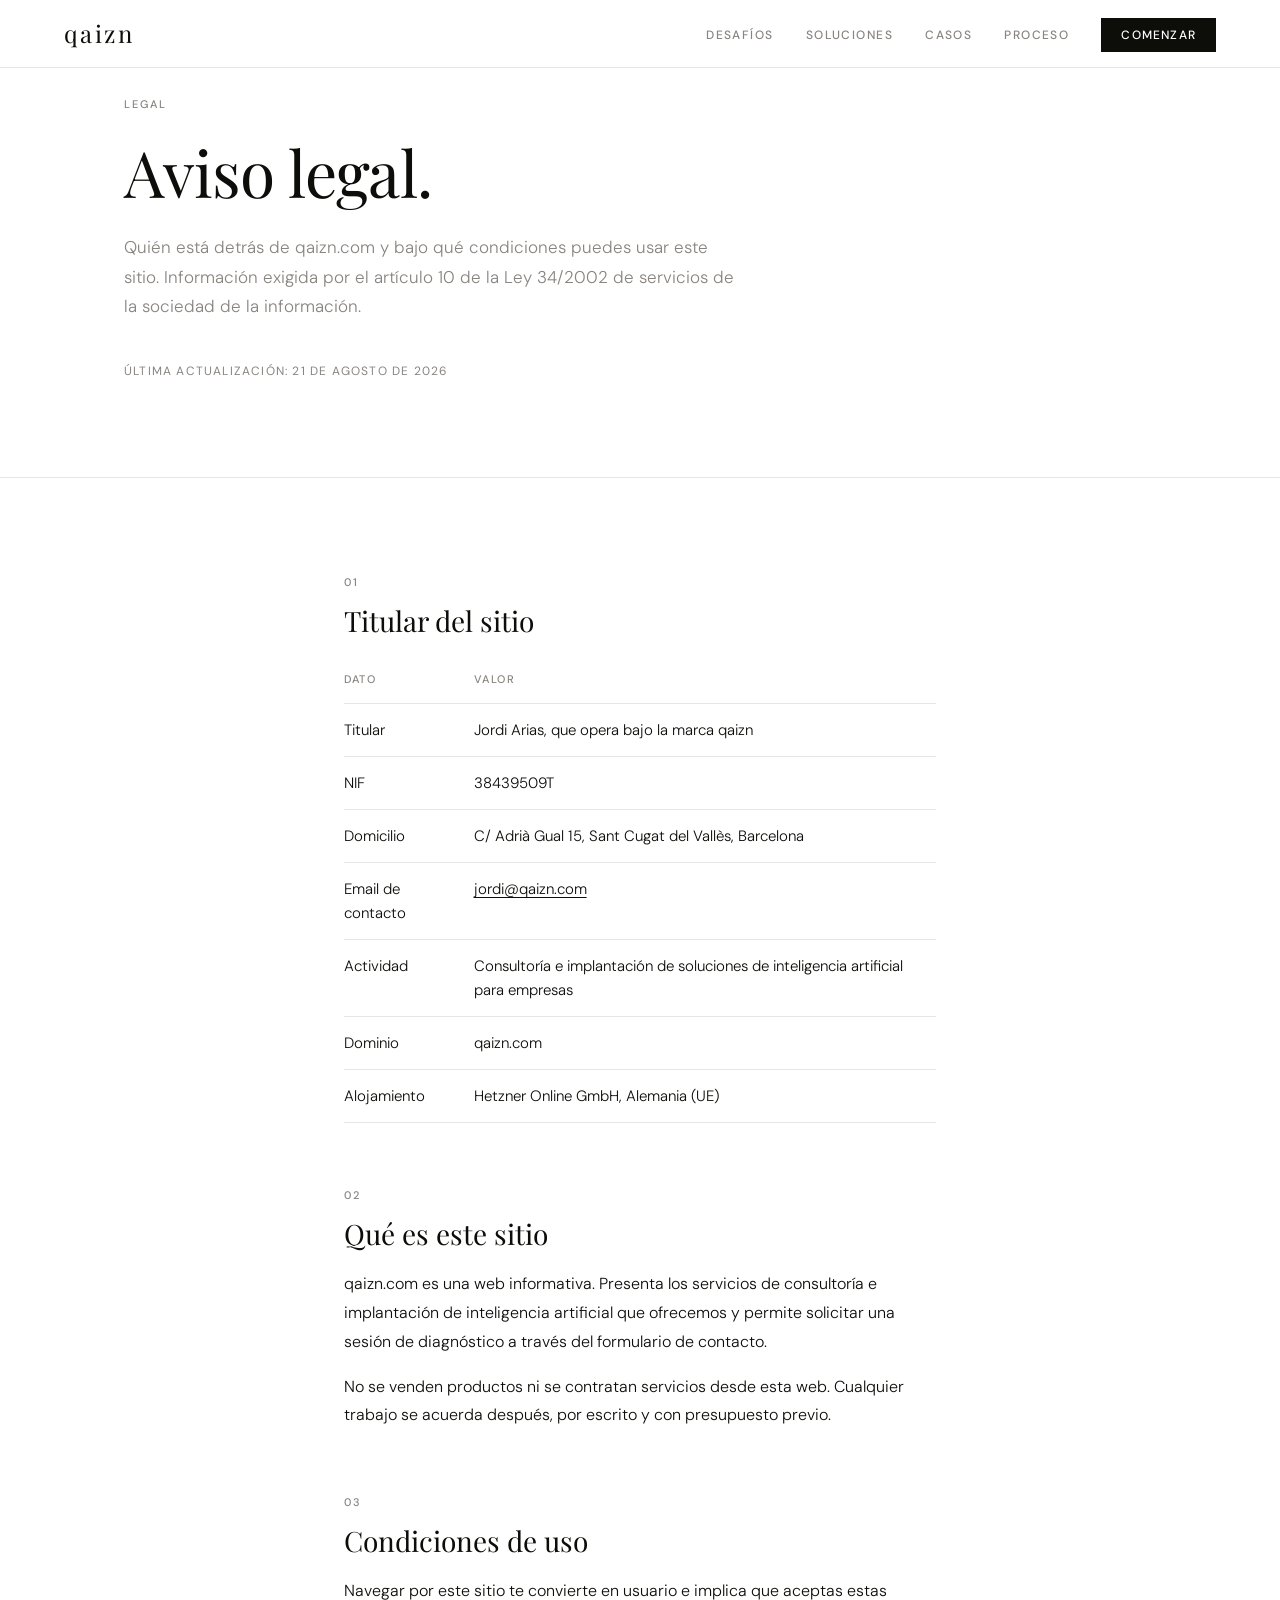
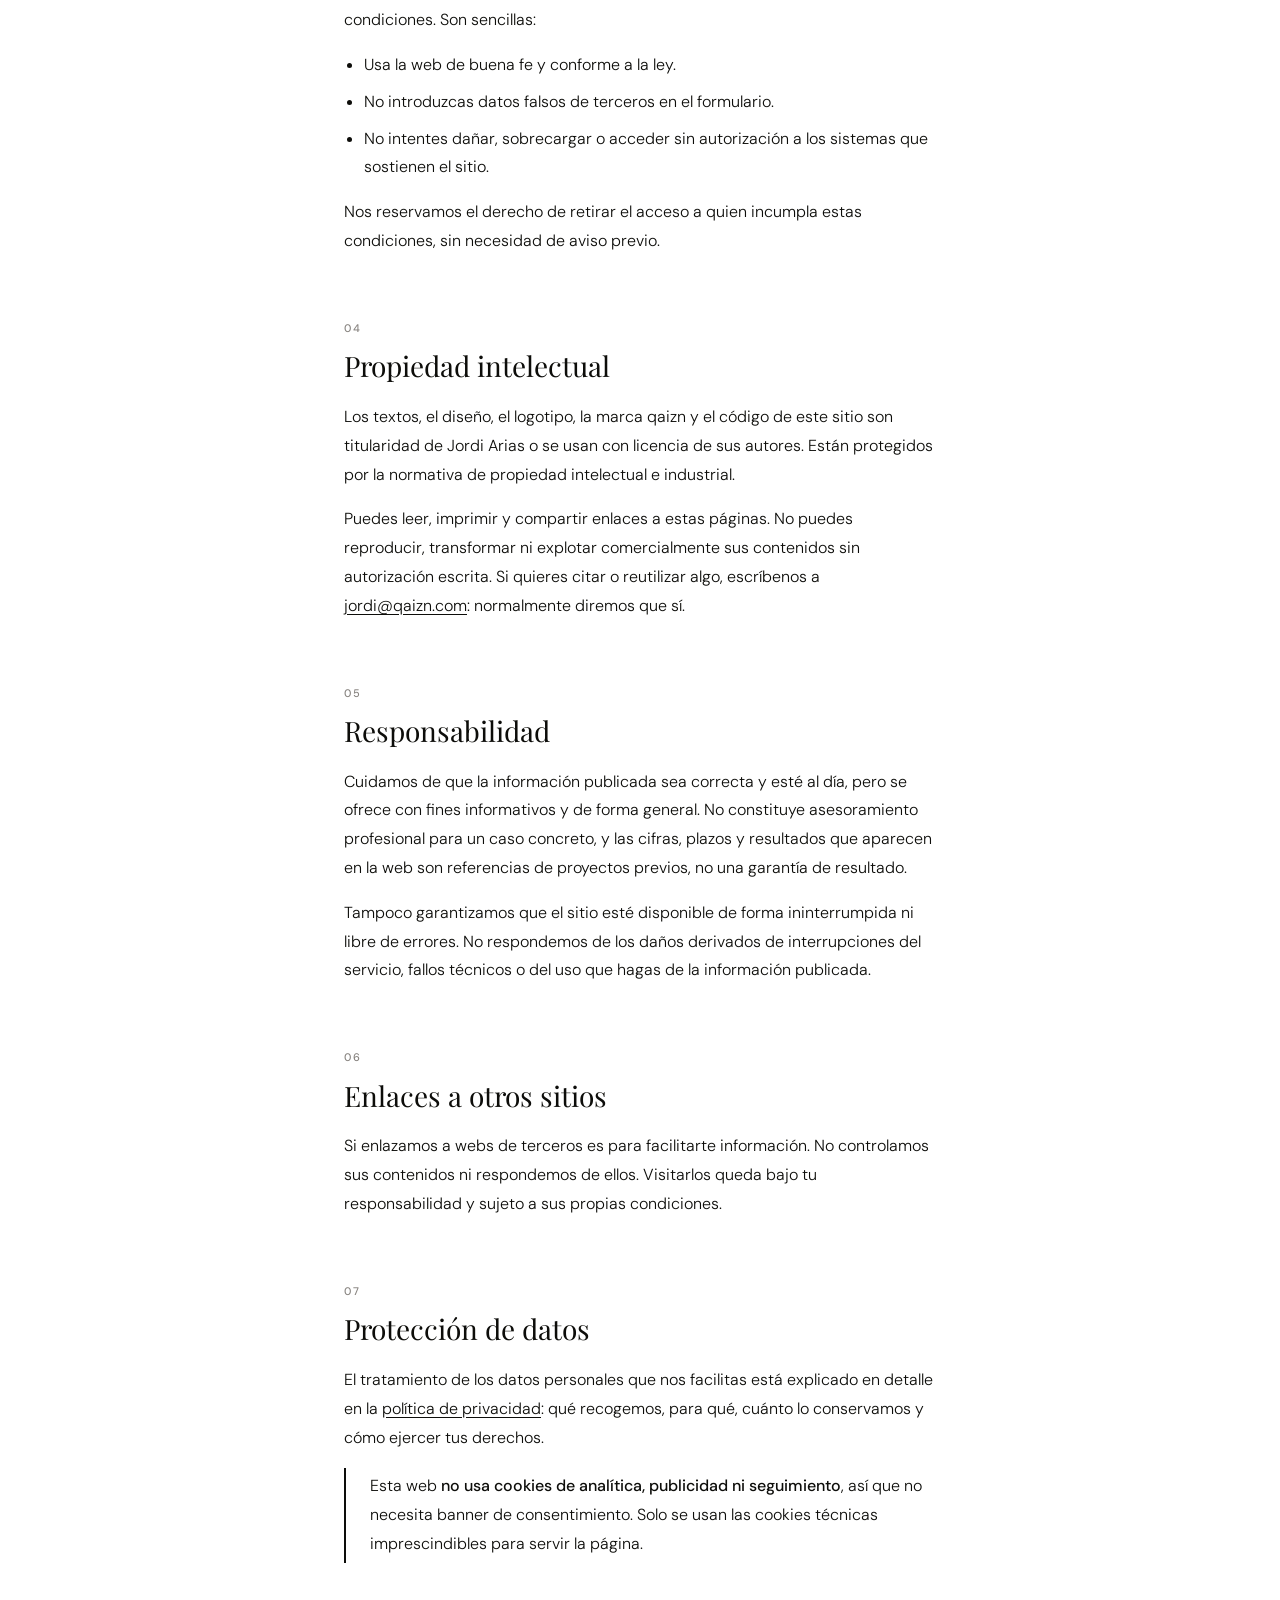
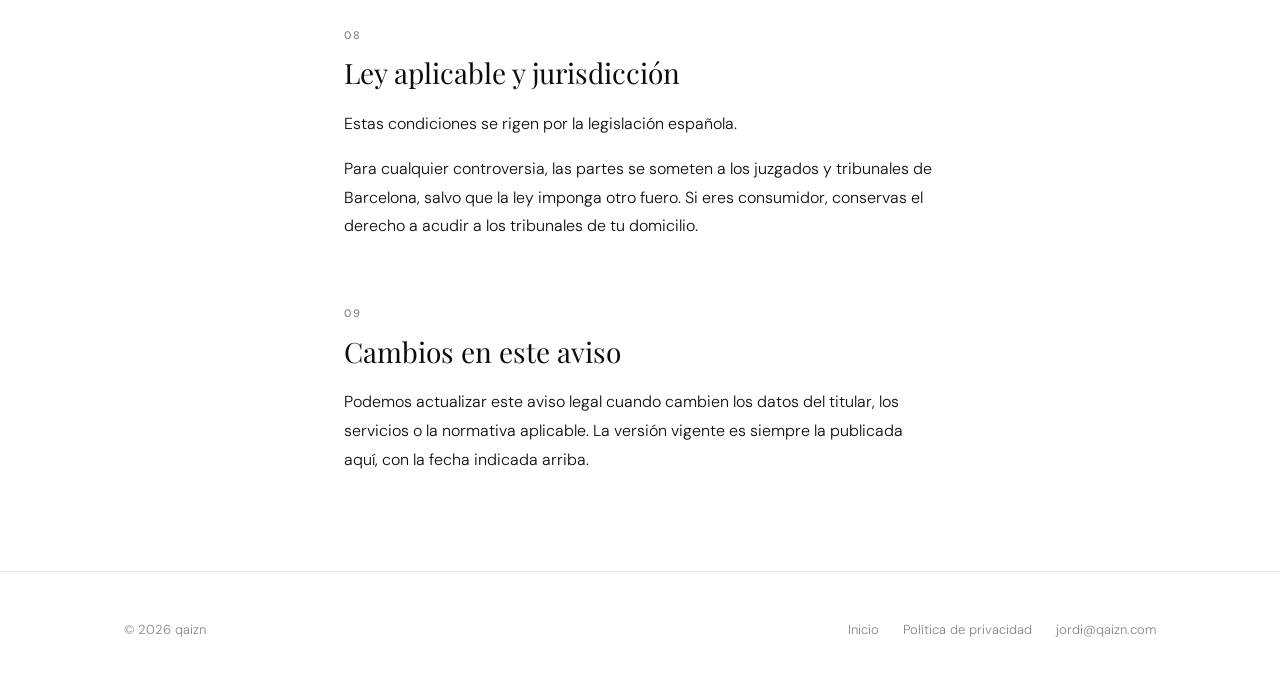
<file: aviso-legal.html>
<!DOCTYPE html>
<html lang="es">
<head>
<meta charset="UTF-8">
<meta name="viewport" content="width=device-width, initial-scale=1.0">
<title>Aviso legal — qaizn</title>
<meta name="description" content="Datos identificativos del titular de qaizn.com y condiciones de uso del sitio web.">
<meta name="robots" content="noindex, follow">
<link rel="preconnect" href="https://fonts.googleapis.com">
<link rel="preconnect" href="https://fonts.gstatic.com" crossorigin="">
<link rel="stylesheet" href="https://fonts.googleapis.com/css2?family=Playfair+Display:ital,wght@0,400;1,400&family=DM+Sans:wght@300;400;500&display=swap">
<link rel="icon" href="/favicon.svg" type="image/svg+xml">
<link rel="apple-touch-icon" href="/apple-touch-icon.png">
<link rel="stylesheet" href="/legal.css">
</head>
<body>

<nav>
  <a href="/" class="logo">qaizn</a>
  <ul class="nav-links">
    <li><a href="/#pain">Desafíos</a></li>
    <li><a href="/#services">Soluciones</a></li>
    <li><a href="/#casos">Casos</a></li>
    <li><a href="/#proceso">Proceso</a></li>
    <li><a href="/#contacto" class="nav-pill">Comenzar</a></li>
  </ul>
</nav>

<header class="legal-head">
  <div class="container">
    <p class="eyebrow">Legal</p>
    <h1>Aviso legal.</h1>
    <p class="lede">Quién está detrás de qaizn.com y bajo qué condiciones puedes usar este sitio. Información exigida por el artículo 10 de la Ley 34/2002 de servicios de la sociedad de la información.</p>
    <p class="updated">Última actualización: 21 de agosto de 2026</p>
  </div>
</header>

<main>
  <div class="container legal-body">

    <section>
      <span class="num">01</span>
      <h2>Titular del sitio</h2>
      <table>
        <thead><tr><th>Dato</th><th>Valor</th></tr></thead>
        <tbody>
          <tr><td>Titular</td><td>Jordi Arias, que opera bajo la marca qaizn</td></tr>
          <tr><td>NIF</td><td>38439509T</td></tr>
          <tr><td>Domicilio</td><td>C/ Adrià Gual 15, Sant Cugat del Vallès, Barcelona</td></tr>
          <tr><td>Email de contacto</td><td><a href="mailto:jordi@qaizn.com">jordi@qaizn.com</a></td></tr>
          <tr><td>Actividad</td><td>Consultoría e implantación de soluciones de inteligencia artificial para empresas</td></tr>
          <tr><td>Dominio</td><td>qaizn.com</td></tr>
          <tr><td>Alojamiento</td><td>Hetzner Online GmbH, Alemania (UE)</td></tr>
        </tbody>
      </table>
    </section>

    <section>
      <span class="num">02</span>
      <h2>Qué es este sitio</h2>
      <p>qaizn.com es una web informativa. Presenta los servicios de consultoría e implantación de inteligencia artificial que ofrecemos y permite solicitar una sesión de diagnóstico a través del formulario de contacto.</p>
      <p>No se venden productos ni se contratan servicios desde esta web. Cualquier trabajo se acuerda después, por escrito y con presupuesto previo.</p>
    </section>

    <section>
      <span class="num">03</span>
      <h2>Condiciones de uso</h2>
      <p>Navegar por este sitio te convierte en usuario e implica que aceptas estas condiciones. Son sencillas:</p>
      <ul>
        <li>Usa la web de buena fe y conforme a la ley.</li>
        <li>No introduzcas datos falsos de terceros en el formulario.</li>
        <li>No intentes dañar, sobrecargar o acceder sin autorización a los sistemas que sostienen el sitio.</li>
      </ul>
      <p>Nos reservamos el derecho de retirar el acceso a quien incumpla estas condiciones, sin necesidad de aviso previo.</p>
    </section>

    <section>
      <span class="num">04</span>
      <h2>Propiedad intelectual</h2>
      <p>Los textos, el diseño, el logotipo, la marca qaizn y el código de este sitio son titularidad de Jordi Arias o se usan con licencia de sus autores. Están protegidos por la normativa de propiedad intelectual e industrial.</p>
      <p>Puedes leer, imprimir y compartir enlaces a estas páginas. No puedes reproducir, transformar ni explotar comercialmente sus contenidos sin autorización escrita. Si quieres citar o reutilizar algo, escríbenos a <a href="mailto:jordi@qaizn.com">jordi@qaizn.com</a>: normalmente diremos que sí.</p>
    </section>

    <section>
      <span class="num">05</span>
      <h2>Responsabilidad</h2>
      <p>Cuidamos de que la información publicada sea correcta y esté al día, pero se ofrece con fines informativos y de forma general. No constituye asesoramiento profesional para un caso concreto, y las cifras, plazos y resultados que aparecen en la web son referencias de proyectos previos, no una garantía de resultado.</p>
      <p>Tampoco garantizamos que el sitio esté disponible de forma ininterrumpida ni libre de errores. No respondemos de los daños derivados de interrupciones del servicio, fallos técnicos o del uso que hagas de la información publicada.</p>
    </section>

    <section>
      <span class="num">06</span>
      <h2>Enlaces a otros sitios</h2>
      <p>Si enlazamos a webs de terceros es para facilitarte información. No controlamos sus contenidos ni respondemos de ellos. Visitarlos queda bajo tu responsabilidad y sujeto a sus propias condiciones.</p>
    </section>

    <section>
      <span class="num">07</span>
      <h2>Protección de datos</h2>
      <p>El tratamiento de los datos personales que nos facilitas está explicado en detalle en la <a href="/privacidad.html">política de privacidad</a>: qué recogemos, para qué, cuánto lo conservamos y cómo ejercer tus derechos.</p>
      <div class="callout">
        <p>Esta web <strong>no usa cookies de analítica, publicidad ni seguimiento</strong>, así que no necesita banner de consentimiento. Solo se usan las cookies técnicas imprescindibles para servir la página.</p>
      </div>
    </section>

    <section>
      <span class="num">08</span>
      <h2>Ley aplicable y jurisdicción</h2>
      <p>Estas condiciones se rigen por la legislación española.</p>
      <p>Para cualquier controversia, las partes se someten a los juzgados y tribunales de Barcelona, salvo que la ley imponga otro fuero. Si eres consumidor, conservas el derecho a acudir a los tribunales de tu domicilio.</p>
    </section>

    <section>
      <span class="num">09</span>
      <h2>Cambios en este aviso</h2>
      <p>Podemos actualizar este aviso legal cuando cambien los datos del titular, los servicios o la normativa aplicable. La versión vigente es siempre la publicada aquí, con la fecha indicada arriba.</p>
    </section>

  </div>
</main>

<footer>
  <div class="footer-inner">
    <p>© 2026 qaizn</p>
    <div class="footer-links">
      <a href="/">Inicio</a>
      <a href="/privacidad.html">Política de privacidad</a>
      <a href="mailto:jordi@qaizn.com">jordi@qaizn.com</a>
    </div>
  </div>
</footer>

</body>
</html>
</file>
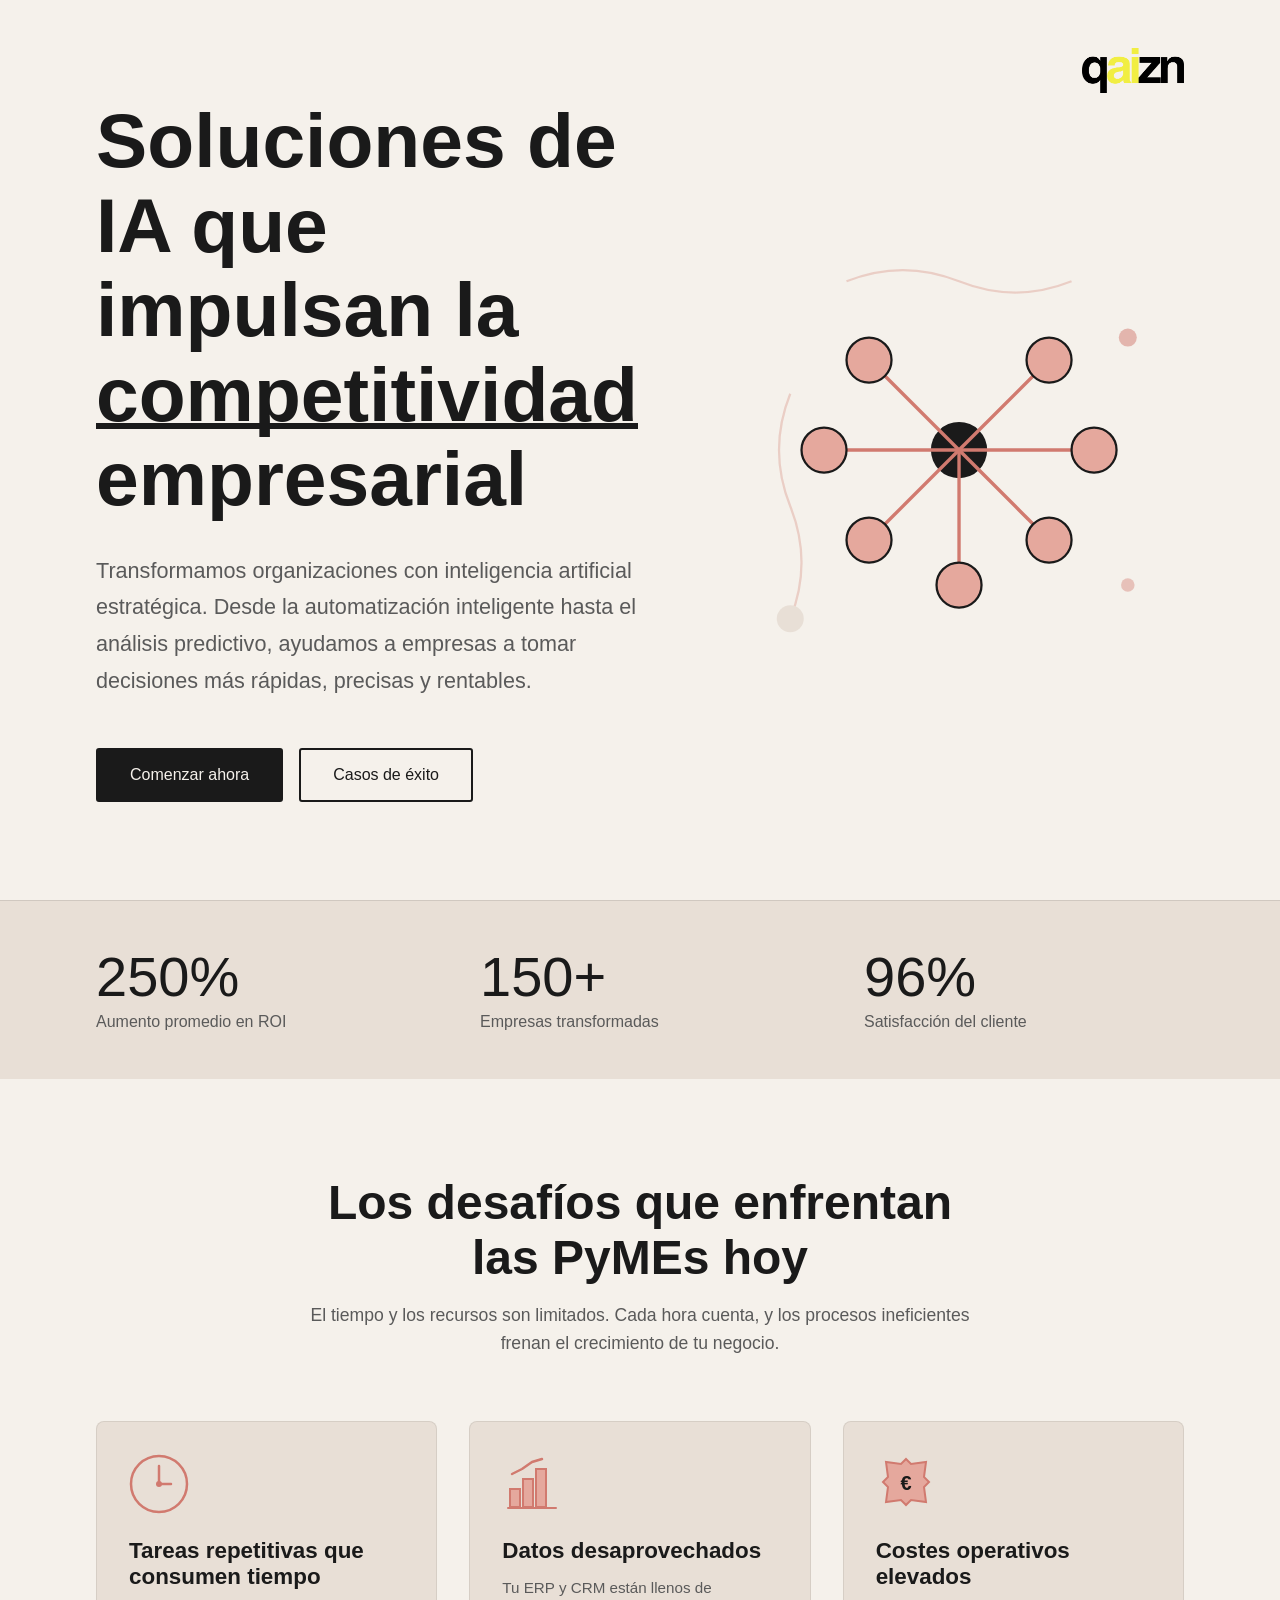
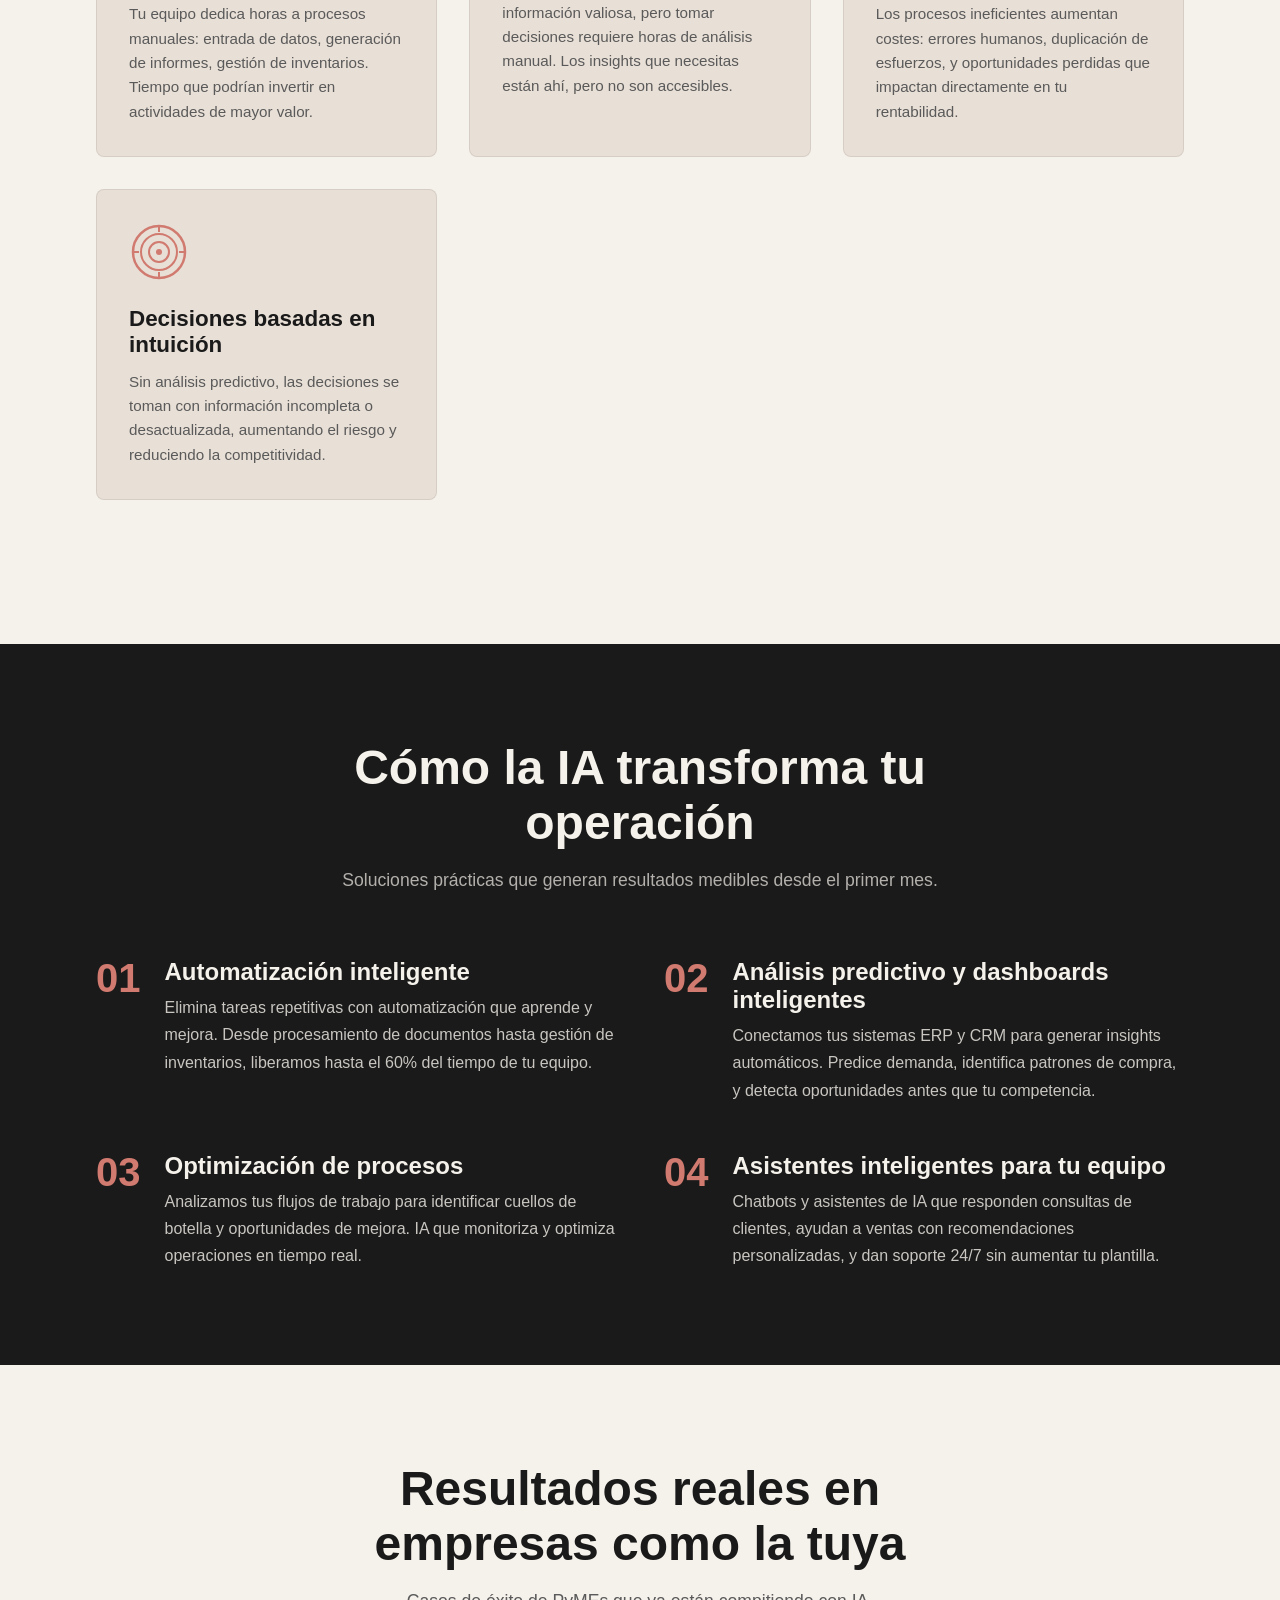
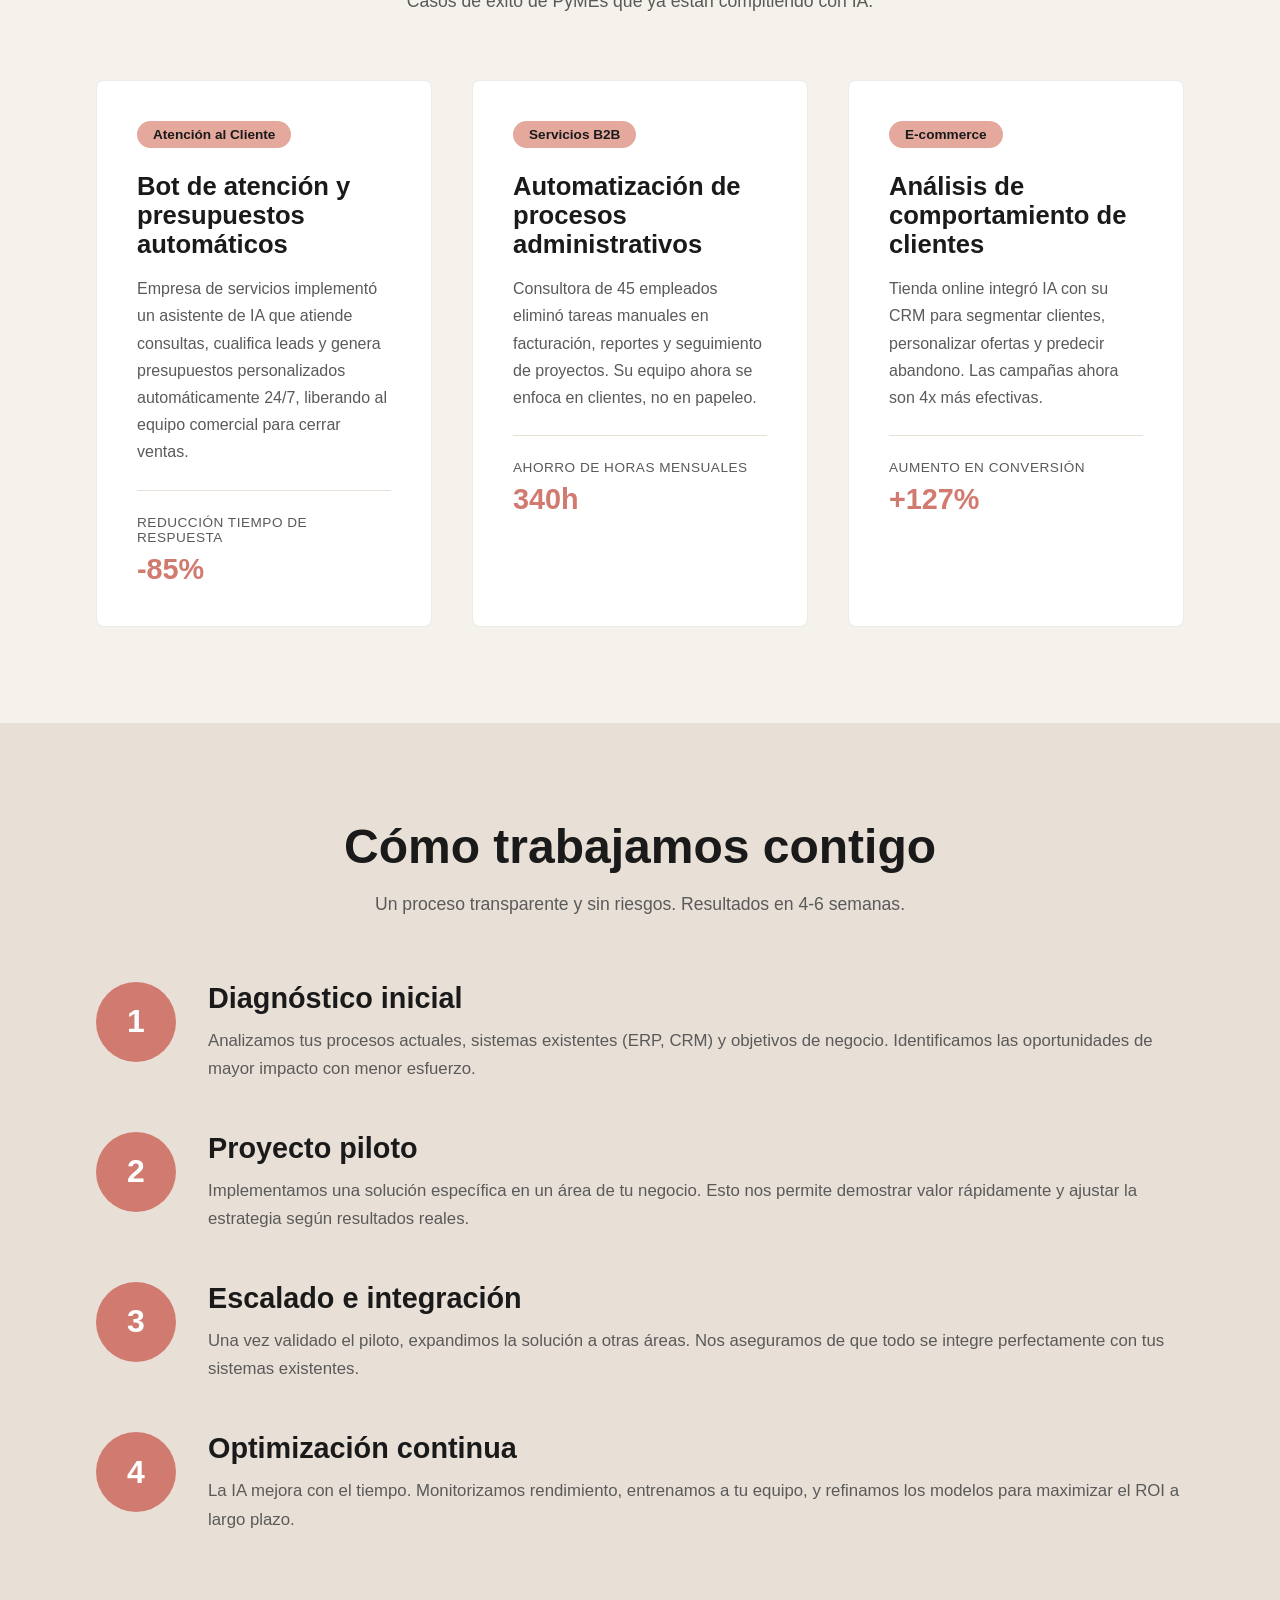
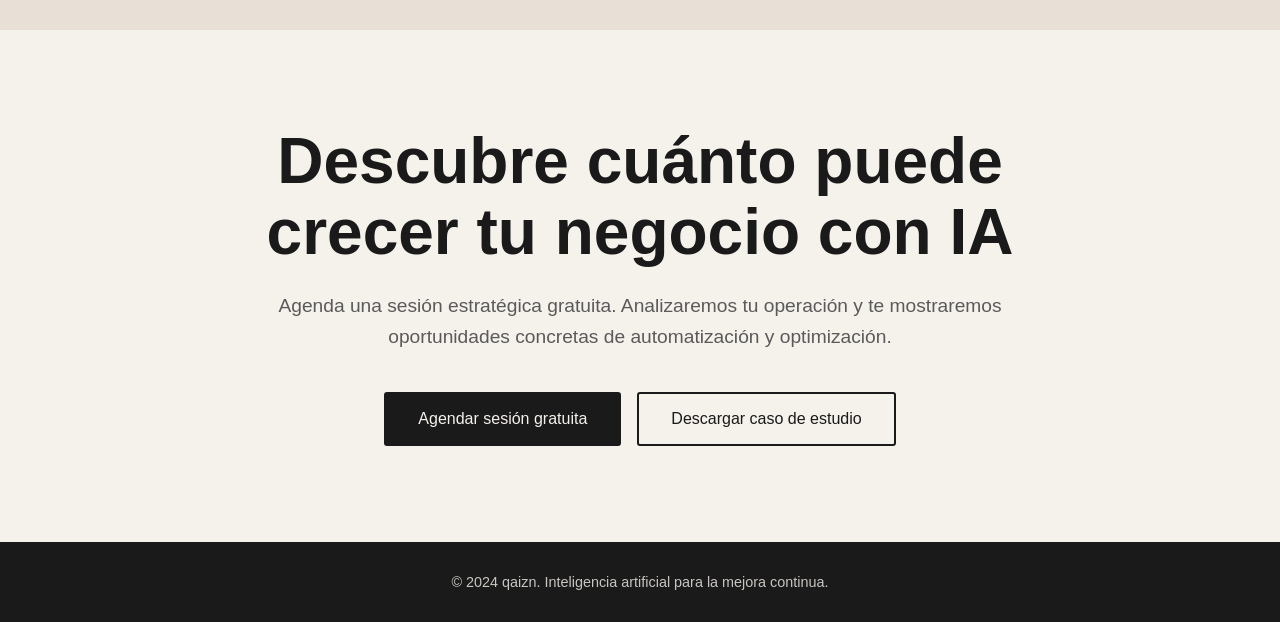
<file: hero-neobrutalist.html>
<!DOCTYPE html>
<html lang="es">
<head>
    <meta charset="UTF-8">
    <meta name="viewport" content="width=device-width, initial-scale=1.0">

    <!-- SEO Meta Tags -->
    <title>qaizn - Soluciones de IA para PyMEs | Automatización y Mejora Continua</title>
    <meta name="description" content="Transformamos PyMEs con inteligencia artificial estratégica. Automatiza procesos, optimiza tu ERP y CRM, y toma decisiones basadas en datos. Resultados medibles en 4-6 semanas.">
    <meta name="keywords" content="inteligencia artificial, IA para PyMEs, automatización de procesos, análisis predictivo, ERP, CRM, mejora continua, Kaizen, transformación digital, consultoría IA">
    <meta name="author" content="qaizn">
    <meta name="robots" content="index, follow">
    <link rel="canonical" href="https://qaizn.com">

    <!-- Open Graph / Facebook -->
    <meta property="og:type" content="website">
    <meta property="og:url" content="https://qaizn.com">
    <meta property="og:title" content="qaizn - Soluciones de IA para PyMEs | Automatización y Mejora Continua">
    <meta property="og:description" content="Transformamos PyMEs con inteligencia artificial estratégica. Automatiza procesos, optimiza tu ERP y CRM, y toma decisiones basadas en datos.">
    <meta property="og:image" content="https://qaizn.com/og-image.jpg">
    <meta property="og:locale" content="es_ES">
    <meta property="og:site_name" content="qaizn">

    <!-- Twitter -->
    <meta name="twitter:card" content="summary_large_image">
    <meta name="twitter:url" content="https://qaizn.com">
    <meta name="twitter:title" content="qaizn - Soluciones de IA para PyMEs">
    <meta name="twitter:description" content="Transformamos PyMEs con inteligencia artificial estratégica. Resultados medibles en 4-6 semanas.">
    <meta name="twitter:image" content="https://qaizn.com/twitter-image.jpg">

    <!-- Favicon -->
    <link rel="icon" type="image/svg+xml" href="qaizn-icon.svg">
    <link rel="apple-touch-icon" href="qaizn-icon.svg">

    <!-- Fonts -->
    <!-- Using Helvetica system font -->

    <!-- Schema.org structured data -->
    <script type="application/ld+json">
    {
      "@context": "https://schema.org",
      "@type": "Organization",
      "name": "qaizn",
      "url": "https://qaizn.com",
      "logo": "https://qaizn.com/qaizn-logo.svg",
      "description": "Consultora de inteligencia artificial especializada en transformación digital para PyMEs",
      "foundingDate": "2024",
      "contactPoint": {
        "@type": "ContactPoint",
        "contactType": "Sales",
        "availableLanguage": ["Spanish", "English"]
      },
      "sameAs": [
        "https://linkedin.com/company/qaizn",
        "https://twitter.com/qaizn"
      ],
      "areaServed": {
        "@type": "Place",
        "name": "España"
      },
      "service": {
        "@type": "Service",
        "serviceType": "Consultoría de Inteligencia Artificial",
        "description": "Automatización de procesos, análisis predictivo, optimización de ERP y CRM mediante IA"
      }
    }
    </script>
    <style>
        :root {
            --cream: #F5F1EB;
            --black: #1A1A1A;
            --coral: #D17A6F;
            --coral-light: #E5A89D;
            --beige: #E8DFD6;
            --gray: #5A5A5A;
        }

        * {
            margin: 0;
            padding: 0;
            box-sizing: border-box;
        }

        body {
            font-family: 'Helvetica Neue', Helvetica, Arial, sans-serif;
            background: var(--cream);
            overflow-x: hidden;
            color: var(--black);
        }

        /* Logo */
        .logo-container {
            position: absolute;
            top: 3rem;
            right: 6rem;
            z-index: 10;
        }

        .logo {
            display: flex;
            align-items: center;
            gap: 1rem;
            text-decoration: none;
        }

        .logo-symbol {
            height: 45px;
            width: auto;
        }

        .logo-text {
            font-family: 'Helvetica Neue', Helvetica, Arial, sans-serif;
            font-size: 1.8rem;
            font-weight: 600;
            color: var(--black);
            letter-spacing: -0.02em;
        }

        .logo-text .ai-highlight {
            color: var(--coral);
        }

        @media (max-width: 1024px) {
            .logo-container {
                top: 2rem;
                right: 2rem;
            }
        }

        @media (max-width: 640px) {
            .logo-container {
                top: 1.5rem;
                right: 1.5rem;
            }

            .logo-text {
                font-size: 1.5rem;
            }

            .logo-symbol {
                height: 36px;
                width: auto;
            }
        }

        .hero {
            min-height: 100vh;
            background: var(--cream);
            position: relative;
            display: grid;
            grid-template-columns: 1fr 1fr;
            align-items: center;
            padding: 4rem 6rem;
            gap: 6rem;
        }

        .content {
            max-width: 650px;
        }

        h1 {
            font-family: 'Helvetica Neue', Helvetica, Arial, sans-serif;
            font-size: clamp(3rem, 6vw, 5rem);
            line-height: 1.1;
            color: var(--black);
            margin-bottom: 2rem;
            font-weight: 600;
            animation: fadeInUp 1s ease-out;
        }

        .underline {
            position: relative;
            display: inline;
        }

        .underline::after {
            content: '';
            position: absolute;
            left: 0;
            bottom: 0.1em;
            width: 100%;
            height: 0.08em;
            background: var(--black);
            animation: expandWidth 0.8s ease-out 0.5s backwards;
        }

        .subtitle {
            font-size: clamp(1.1rem, 2vw, 1.35rem);
            line-height: 1.7;
            color: var(--gray);
            font-weight: 400;
            max-width: 580px;
            margin-bottom: 3rem;
            animation: fadeInUp 1s ease-out 0.2s backwards;
        }

        .cta-group {
            display: flex;
            gap: 1rem;
            flex-wrap: wrap;
            animation: fadeInUp 1s ease-out 0.4s backwards;
        }

        .btn {
            font-family: 'Helvetica Neue', Helvetica, Arial, sans-serif;
            font-weight: 500;
            font-size: 1rem;
            padding: 1rem 2rem;
            border: 2px solid var(--black);
            cursor: pointer;
            text-decoration: none;
            transition: all 0.3s ease;
            display: inline-block;
            border-radius: 3px;
        }

        .btn-primary {
            background: var(--black);
            color: var(--cream);
        }

        .btn-primary:hover {
            background: var(--gray);
            border-color: var(--gray);
            transform: translateY(-2px);
        }

        .btn-secondary {
            background: transparent;
            color: var(--black);
        }

        .btn-secondary:hover {
            background: var(--beige);
        }

        /* Illustration Side */
        .illustration {
            position: relative;
            display: flex;
            align-items: center;
            justify-content: center;
            animation: fadeIn 1.2s ease-out 0.6s backwards;
        }

        .ai-visual {
            width: 100%;
            max-width: 500px;
            position: relative;
        }

        /* SVG Animation */
        .node {
            animation: pulse 3s ease-in-out infinite;
        }

        .node:nth-child(2) {
            animation-delay: 0.3s;
        }

        .node:nth-child(3) {
            animation-delay: 0.6s;
        }

        .node:nth-child(4) {
            animation-delay: 0.9s;
        }

        .node:nth-child(5) {
            animation-delay: 1.2s;
        }

        @keyframes pulse {
            0%, 100% {
                opacity: 1;
                transform: scale(1);
            }
            50% {
                opacity: 0.7;
                transform: scale(1.05);
            }
        }

        @keyframes fadeInUp {
            from {
                opacity: 0;
                transform: translateY(20px);
            }
            to {
                opacity: 1;
                transform: translateY(0);
            }
        }

        @keyframes fadeIn {
            from {
                opacity: 0;
            }
            to {
                opacity: 1;
            }
        }

        @keyframes expandWidth {
            from {
                width: 0;
            }
            to {
                width: 100%;
            }
        }

        /* Stats Section */
        .stats-section {
            background: var(--beige);
            padding: 3rem 6rem;
            border-top: 1px solid rgba(0, 0, 0, 0.1);
        }

        .stats {
            max-width: 1400px;
            margin: 0 auto;
            display: grid;
            grid-template-columns: repeat(auto-fit, minmax(200px, 1fr));
            gap: 4rem;
        }

        .stat-item {
            text-align: left;
        }

        .stat-number {
            font-family: 'Helvetica Neue', Helvetica, Arial, sans-serif;
            font-size: 3.5rem;
            color: var(--black);
            display: block;
            line-height: 1;
            margin-bottom: 0.5rem;
        }

        .stat-label {
            font-size: 1rem;
            color: var(--gray);
            font-weight: 400;
        }

        /* Challenge Section */
        .challenge-section {
            padding: 6rem;
            max-width: 1400px;
            margin: 0 auto;
        }

        .section-header {
            text-align: center;
            max-width: 700px;
            margin: 0 auto 4rem;
        }

        .section-title {
            font-family: 'Helvetica Neue', Helvetica, Arial, sans-serif;
            font-size: clamp(2rem, 4vw, 3rem);
            color: var(--black);
            margin-bottom: 1rem;
            font-weight: 600;
        }

        .section-subtitle {
            font-size: 1.1rem;
            color: var(--gray);
            line-height: 1.6;
        }

        .challenge-grid {
            display: grid;
            grid-template-columns: repeat(auto-fit, minmax(280px, 1fr));
            gap: 2rem;
            margin-bottom: 3rem;
        }

        .challenge-card {
            padding: 2rem;
            background: var(--beige);
            border: 1px solid rgba(0, 0, 0, 0.08);
            border-radius: 8px;
            transition: transform 0.3s ease, box-shadow 0.3s ease;
        }

        .challenge-card:hover {
            transform: translateY(-4px);
            box-shadow: 0 8px 24px rgba(0, 0, 0, 0.08);
        }

        .challenge-icon {
            width: 60px;
            height: 60px;
            margin-bottom: 1.5rem;
            display: block;
        }

        .challenge-title {
            font-family: 'Helvetica Neue', Helvetica, Arial, sans-serif;
            font-size: 1.4rem;
            color: var(--black);
            margin-bottom: 0.75rem;
            font-weight: 600;
        }

        .challenge-description {
            color: var(--gray);
            line-height: 1.6;
            font-size: 0.95rem;
        }

        /* Solutions Section */
        .solutions-section {
            background: var(--black);
            color: var(--cream);
            padding: 6rem;
        }

        .solutions-container {
            max-width: 1400px;
            margin: 0 auto;
        }

        .solutions-section .section-title {
            color: var(--cream);
        }

        .solutions-section .section-subtitle {
            color: rgba(245, 241, 235, 0.7);
        }

        .solutions-grid {
            display: grid;
            grid-template-columns: repeat(2, 1fr);
            gap: 3rem;
        }

        .solution-item {
            display: flex;
            gap: 1.5rem;
            align-items: flex-start;
        }

        .solution-number {
            font-family: 'Helvetica Neue', Helvetica, Arial, sans-serif;
            font-size: 2.5rem;
            color: var(--coral);
            font-weight: 600;
            line-height: 1;
        }

        .solution-content h3 {
            font-family: 'Helvetica Neue', Helvetica, Arial, sans-serif;
            font-size: 1.5rem;
            color: var(--cream);
            margin-bottom: 0.5rem;
            font-weight: 600;
        }

        .solution-content p {
            color: rgba(245, 241, 235, 0.8);
            line-height: 1.7;
        }

        /* Use Cases Section */
        .usecases-section {
            padding: 6rem;
            background: var(--cream);
        }

        .usecases-container {
            max-width: 1400px;
            margin: 0 auto;
        }

        .usecase-cards {
            display: grid;
            grid-template-columns: repeat(auto-fit, minmax(320px, 1fr));
            gap: 2.5rem;
        }

        .usecase-card {
            background: white;
            padding: 2.5rem;
            border-radius: 8px;
            border: 1px solid rgba(0, 0, 0, 0.08);
        }

        .usecase-tag {
            display: inline-block;
            padding: 0.4rem 1rem;
            background: var(--coral-light);
            color: var(--black);
            font-size: 0.85rem;
            font-weight: 600;
            border-radius: 20px;
            margin-bottom: 1.5rem;
        }

        .usecase-card h3 {
            font-family: 'Helvetica Neue', Helvetica, Arial, sans-serif;
            font-size: 1.6rem;
            color: var(--black);
            margin-bottom: 1rem;
            font-weight: 600;
        }

        .usecase-card p {
            color: var(--gray);
            line-height: 1.7;
            margin-bottom: 1.5rem;
        }

        .usecase-results {
            padding-top: 1.5rem;
            border-top: 1px solid var(--beige);
        }

        .result-label {
            font-size: 0.85rem;
            color: var(--gray);
            text-transform: uppercase;
            letter-spacing: 0.5px;
            margin-bottom: 0.5rem;
        }

        .result-value {
            font-family: 'Helvetica Neue', Helvetica, Arial, sans-serif;
            font-size: 1.8rem;
            color: var(--coral);
            font-weight: 600;
        }

        /* Process Section */
        .process-section {
            padding: 6rem;
            background: var(--beige);
        }

        .process-container {
            max-width: 1200px;
            margin: 0 auto;
        }

        .process-steps {
            display: grid;
            gap: 3rem;
            margin-top: 4rem;
        }

        .process-step {
            display: grid;
            grid-template-columns: 80px 1fr;
            gap: 2rem;
            align-items: start;
        }

        .step-number {
            width: 80px;
            height: 80px;
            background: var(--coral);
            color: white;
            border-radius: 50%;
            display: flex;
            align-items: center;
            justify-content: center;
            font-family: 'Helvetica Neue', Helvetica, Arial, sans-serif;
            font-size: 2rem;
            font-weight: 600;
        }

        .step-content h3 {
            font-family: 'Helvetica Neue', Helvetica, Arial, sans-serif;
            font-size: 1.8rem;
            color: var(--black);
            margin-bottom: 0.75rem;
            font-weight: 600;
        }

        .step-content p {
            color: var(--gray);
            line-height: 1.7;
            font-size: 1.05rem;
        }

        /* Final CTA Section */
        .cta-section {
            padding: 6rem;
            background: var(--cream);
            text-align: center;
        }

        .cta-container {
            max-width: 800px;
            margin: 0 auto;
        }

        .cta-section h2 {
            font-family: 'Helvetica Neue', Helvetica, Arial, sans-serif;
            font-size: clamp(2.5rem, 5vw, 4rem);
            color: var(--black);
            margin-bottom: 1.5rem;
            font-weight: 600;
            line-height: 1.1;
        }

        .cta-section p {
            font-size: 1.2rem;
            color: var(--gray);
            margin-bottom: 2.5rem;
            line-height: 1.6;
        }

        /* Responsive */
        @media (max-width: 1024px) {
            .hero {
                grid-template-columns: 1fr;
                padding: 3rem 2rem;
                gap: 3rem;
            }

            .illustration {
                order: -1;
                max-width: 400px;
                margin: 0 auto;
            }

            .stats-section {
                padding: 2rem;
            }

            .stats {
                gap: 2rem;
            }

            .challenge-section,
            .solutions-section,
            .usecases-section,
            .process-section,
            .cta-section {
                padding: 3rem 2rem;
            }

            .solutions-grid {
                grid-template-columns: 1fr;
                gap: 2.5rem;
            }

            .process-step {
                grid-template-columns: 60px 1fr;
                gap: 1.5rem;
            }

            .step-number {
                width: 60px;
                height: 60px;
                font-size: 1.5rem;
            }
        }

        @media (max-width: 640px) {
            .hero {
                padding: 2rem 1.5rem;
            }

            .cta-group {
                flex-direction: column;
            }

            .btn {
                width: 100%;
                text-align: center;
            }

            .stats {
                grid-template-columns: 1fr;
                gap: 2rem;
            }

            .challenge-grid,
            .usecase-cards {
                grid-template-columns: 1fr;
            }

            .solution-item {
                flex-direction: column;
                gap: 1rem;
            }
        }
    </style>
</head>
<body>
    <!-- Logo -->
    <header class="logo-container">
        <a href="#" class="logo" aria-label="qaizn - Inicio">
            <img src="qaizn_logo.png" alt="qaizn logo" class="logo-symbol">
        </a>
    </header>

    <main>
    <section class="hero" aria-label="Sección principal">
        <div class="content">
            <h1>
                Soluciones de IA que impulsan la <span class="underline">competitividad</span> empresarial
            </h1>

            <p class="subtitle">
                Transformamos organizaciones con inteligencia artificial estratégica.
                Desde la automatización inteligente hasta el análisis predictivo,
                ayudamos a empresas a tomar decisiones más rápidas, precisas y rentables.
            </p>

            <div class="cta-group">
                <a href="#contacto" class="btn btn-primary" aria-label="Comenzar ahora con qaizn">Comenzar ahora</a>
                <a href="#casos" class="btn btn-secondary" aria-label="Ver casos de éxito de nuestros clientes">Casos de éxito</a>
            </div>
        </div>

        <div class="illustration">
            <svg class="ai-visual" viewBox="0 0 400 400" fill="none" xmlns="http://www.w3.org/2000/svg" role="img" aria-label="Red neuronal representando inteligencia artificial">
                <!-- Central hub -->
                <circle cx="200" cy="200" r="25" fill="#1A1A1A"/>

                <!-- Network connections -->
                <line x1="200" y1="200" x2="280" y2="120" stroke="#D17A6F" stroke-width="3"/>
                <line x1="200" y1="200" x2="320" y2="200" stroke="#D17A6F" stroke-width="3"/>
                <line x1="200" y1="200" x2="280" y2="280" stroke="#D17A6F" stroke-width="3"/>
                <line x1="200" y1="200" x2="200" y2="320" stroke="#D17A6F" stroke-width="3"/>
                <line x1="200" y1="200" x2="120" y2="280" stroke="#D17A6F" stroke-width="3"/>
                <line x1="200" y1="200" x2="80" y2="200" stroke="#D17A6F" stroke-width="3"/>
                <line x1="200" y1="200" x2="120" y2="120" stroke="#D17A6F" stroke-width="3"/>

                <!-- Outer nodes -->
                <circle class="node" cx="280" cy="120" r="20" fill="#E5A89D" stroke="#1A1A1A" stroke-width="2"/>
                <circle class="node" cx="320" cy="200" r="20" fill="#E5A89D" stroke="#1A1A1A" stroke-width="2"/>
                <circle class="node" cx="280" cy="280" r="20" fill="#E5A89D" stroke="#1A1A1A" stroke-width="2"/>
                <circle class="node" cx="200" cy="320" r="20" fill="#E5A89D" stroke="#1A1A1A" stroke-width="2"/>
                <circle class="node" cx="120" cy="280" r="20" fill="#E5A89D" stroke="#1A1A1A" stroke-width="2"/>
                <circle class="node" cx="80" cy="200" r="20" fill="#E5A89D" stroke="#1A1A1A" stroke-width="2"/>
                <circle class="node" cx="120" cy="120" r="20" fill="#E5A89D" stroke="#1A1A1A" stroke-width="2"/>

                <!-- Decorative elements -->
                <path d="M 100 50 Q 150 30, 200 50 T 300 50" stroke="#D17A6F" stroke-width="2" fill="none" opacity="0.3"/>
                <path d="M 50 150 Q 30 200, 50 250 T 50 350" stroke="#D17A6F" stroke-width="2" fill="none" opacity="0.3"/>
                <circle cx="350" cy="100" r="8" fill="#D17A6F" opacity="0.5"/>
                <circle cx="50" cy="350" r="12" fill="#E8DFD6"/>
                <circle cx="350" cy="320" r="6" fill="#D17A6F" opacity="0.4"/>
            </svg>
        </div>
    </section>

    <section class="stats-section">
        <div class="stats">
            <div class="stat-item">
                <span class="stat-number">250%</span>
                <span class="stat-label">Aumento promedio en ROI</span>
            </div>
            <div class="stat-item">
                <span class="stat-number">150+</span>
                <span class="stat-label">Empresas transformadas</span>
            </div>
            <div class="stat-item">
                <span class="stat-number">96%</span>
                <span class="stat-label">Satisfacción del cliente</span>
            </div>
        </div>
    </section>

    <!-- Challenges Section -->
    <section class="challenge-section" aria-label="Desafíos empresariales">
        <div class="section-header">
            <h2 class="section-title">Los desafíos que enfrentan las PyMEs hoy</h2>
            <p class="section-subtitle">
                El tiempo y los recursos son limitados. Cada hora cuenta, y los procesos ineficientes
                frenan el crecimiento de tu negocio.
            </p>
        </div>

        <div class="challenge-grid">
            <div class="challenge-card">
                <svg class="challenge-icon" viewBox="0 0 60 60" fill="none" xmlns="http://www.w3.org/2000/svg">
                    <circle cx="30" cy="30" r="28" stroke="#D17A6F" stroke-width="2.5"/>
                    <circle cx="30" cy="30" r="3" fill="#D17A6F"/>
                    <line x1="30" y1="30" x2="30" y2="12" stroke="#D17A6F" stroke-width="2.5" stroke-linecap="round"/>
                    <line x1="30" y1="30" x2="42" y2="30" stroke="#D17A6F" stroke-width="2.5" stroke-linecap="round"/>
                </svg>
                <h3 class="challenge-title">Tareas repetitivas que consumen tiempo</h3>
                <p class="challenge-description">
                    Tu equipo dedica horas a procesos manuales: entrada de datos,
                    generación de informes, gestión de inventarios. Tiempo que podrían
                    invertir en actividades de mayor valor.
                </p>
            </div>

            <div class="challenge-card">
                <svg class="challenge-icon" viewBox="0 0 60 60" fill="none" xmlns="http://www.w3.org/2000/svg">
                    <rect x="8" y="35" width="10" height="18" fill="#E5A89D" stroke="#D17A6F" stroke-width="2"/>
                    <rect x="21" y="25" width="10" height="28" fill="#E5A89D" stroke="#D17A6F" stroke-width="2"/>
                    <rect x="34" y="15" width="10" height="38" fill="#E5A89D" stroke="#D17A6F" stroke-width="2"/>
                    <line x1="6" y1="54" x2="54" y2="54" stroke="#D17A6F" stroke-width="2" stroke-linecap="round"/>
                    <polyline points="10,20 20,15 30,8 40,5" stroke="#D17A6F" stroke-width="2.5" stroke-linecap="round" stroke-linejoin="round" fill="none"/>
                </svg>
                <h3 class="challenge-title">Datos desaprovechados</h3>
                <p class="challenge-description">
                    Tu ERP y CRM están llenos de información valiosa, pero tomar
                    decisiones requiere horas de análisis manual. Los insights que
                    necesitas están ahí, pero no son accesibles.
                </p>
            </div>

            <div class="challenge-card">
                <svg class="challenge-icon" viewBox="0 0 60 60" fill="none" xmlns="http://www.w3.org/2000/svg">
                    <path d="M30 5 L35 10 L50 8 L48 23 L53 28 L48 33 L50 48 L35 46 L30 51 L25 46 L10 48 L12 33 L7 28 L12 23 L10 8 L25 10 Z" fill="#E5A89D" stroke="#D17A6F" stroke-width="2"/>
                    <text x="30" y="36" font-family="Helvetica Neue, Helvetica, Arial, sans-serif" font-size="20" font-weight="600" text-anchor="middle" fill="#1A1A1A">€</text>
                </svg>
                <h3 class="challenge-title">Costes operativos elevados</h3>
                <p class="challenge-description">
                    Los procesos ineficientes aumentan costes: errores humanos,
                    duplicación de esfuerzos, y oportunidades perdidas que impactan
                    directamente en tu rentabilidad.
                </p>
            </div>

            <div class="challenge-card">
                <svg class="challenge-icon" viewBox="0 0 60 60" fill="none" xmlns="http://www.w3.org/2000/svg">
                    <circle cx="30" cy="30" r="26" stroke="#D17A6F" stroke-width="2.5"/>
                    <circle cx="30" cy="30" r="18" stroke="#D17A6F" stroke-width="2"/>
                    <circle cx="30" cy="30" r="10" stroke="#D17A6F" stroke-width="2"/>
                    <circle cx="30" cy="30" r="3" fill="#D17A6F"/>
                    <line x1="30" y1="4" x2="30" y2="10" stroke="#D17A6F" stroke-width="2"/>
                    <line x1="30" y1="50" x2="30" y2="56" stroke="#D17A6F" stroke-width="2"/>
                    <line x1="4" y1="30" x2="10" y2="30" stroke="#D17A6F" stroke-width="2"/>
                    <line x1="50" y1="30" x2="56" y2="30" stroke="#D17A6F" stroke-width="2"/>
                </svg>
                <h3 class="challenge-title">Decisiones basadas en intuición</h3>
                <p class="challenge-description">
                    Sin análisis predictivo, las decisiones se toman con información
                    incompleta o desactualizada, aumentando el riesgo y reduciendo
                    la competitividad.
                </p>
            </div>
        </div>
    </section>

    <!-- Solutions Section -->
    <section class="solutions-section" aria-label="Soluciones de IA">
        <div class="solutions-container">
            <div class="section-header">
                <h2 class="section-title">Cómo la IA transforma tu operación</h2>
                <p class="section-subtitle">
                    Soluciones prácticas que generan resultados medibles desde el primer mes.
                </p>
            </div>

            <div class="solutions-grid">
                <div class="solution-item">
                    <div class="solution-number">01</div>
                    <div class="solution-content">
                        <h3>Automatización inteligente</h3>
                        <p>
                            Elimina tareas repetitivas con automatización que aprende y mejora.
                            Desde procesamiento de documentos hasta gestión de inventarios,
                            liberamos hasta el 60% del tiempo de tu equipo.
                        </p>
                    </div>
                </div>

                <div class="solution-item">
                    <div class="solution-number">02</div>
                    <div class="solution-content">
                        <h3>Análisis predictivo y dashboards inteligentes</h3>
                        <p>
                            Conectamos tus sistemas ERP y CRM para generar insights automáticos.
                            Predice demanda, identifica patrones de compra, y detecta oportunidades
                            antes que tu competencia.
                        </p>
                    </div>
                </div>

                <div class="solution-item">
                    <div class="solution-number">03</div>
                    <div class="solution-content">
                        <h3>Optimización de procesos</h3>
                        <p>
                            Analizamos tus flujos de trabajo para identificar cuellos de botella
                            y oportunidades de mejora. IA que monitoriza y optimiza operaciones
                            en tiempo real.
                        </p>
                    </div>
                </div>

                <div class="solution-item">
                    <div class="solution-number">04</div>
                    <div class="solution-content">
                        <h3>Asistentes inteligentes para tu equipo</h3>
                        <p>
                            Chatbots y asistentes de IA que responden consultas de clientes,
                            ayudan a ventas con recomendaciones personalizadas, y dan soporte
                            24/7 sin aumentar tu plantilla.
                        </p>
                    </div>
                </div>
            </div>
        </div>
    </section>

    <!-- Use Cases Section -->
    <section class="usecases-section" aria-label="Casos de éxito">
        <div class="usecases-container">
            <div class="section-header">
                <h2 class="section-title">Resultados reales en empresas como la tuya</h2>
                <p class="section-subtitle">
                    Casos de éxito de PyMEs que ya están compitiendo con IA.
                </p>
            </div>

            <div class="usecase-cards">
                <div class="usecase-card">
                    <span class="usecase-tag">Atención al Cliente</span>
                    <h3>Bot de atención y presupuestos automáticos</h3>
                    <p>
                        Empresa de servicios implementó un asistente de IA que atiende consultas,
                        cualifica leads y genera presupuestos personalizados automáticamente
                        24/7, liberando al equipo comercial para cerrar ventas.
                    </p>
                    <div class="usecase-results">
                        <div class="result-label">Reducción tiempo de respuesta</div>
                        <div class="result-value">-85%</div>
                    </div>
                </div>

                <div class="usecase-card">
                    <span class="usecase-tag">Servicios B2B</span>
                    <h3>Automatización de procesos administrativos</h3>
                    <p>
                        Consultora de 45 empleados eliminó tareas manuales en facturación,
                        reportes y seguimiento de proyectos. Su equipo ahora se enfoca en
                        clientes, no en papeleo.
                    </p>
                    <div class="usecase-results">
                        <div class="result-label">Ahorro de horas mensuales</div>
                        <div class="result-value">340h</div>
                    </div>
                </div>

                <div class="usecase-card">
                    <span class="usecase-tag">E-commerce</span>
                    <h3>Análisis de comportamiento de clientes</h3>
                    <p>
                        Tienda online integró IA con su CRM para segmentar clientes,
                        personalizar ofertas y predecir abandono. Las campañas ahora
                        son 4x más efectivas.
                    </p>
                    <div class="usecase-results">
                        <div class="result-label">Aumento en conversión</div>
                        <div class="result-value">+127%</div>
                    </div>
                </div>
            </div>
        </div>
    </section>

    <!-- Process Section -->
    <section class="process-section" aria-label="Proceso de trabajo">
        <div class="process-container">
            <div class="section-header">
                <h2 class="section-title">Cómo trabajamos contigo</h2>
                <p class="section-subtitle">
                    Un proceso transparente y sin riesgos. Resultados en 4-6 semanas.
                </p>
            </div>

            <div class="process-steps">
                <div class="process-step">
                    <div class="step-number">1</div>
                    <div class="step-content">
                        <h3>Diagnóstico inicial</h3>
                        <p>
                            Analizamos tus procesos actuales, sistemas existentes (ERP, CRM)
                            y objetivos de negocio. Identificamos las oportunidades de mayor
                            impacto con menor esfuerzo.
                        </p>
                    </div>
                </div>

                <div class="process-step">
                    <div class="step-number">2</div>
                    <div class="step-content">
                        <h3>Proyecto piloto</h3>
                        <p>
                            Implementamos una solución específica en un área de tu negocio.
                            Esto nos permite demostrar valor rápidamente y ajustar la
                            estrategia según resultados reales.
                        </p>
                    </div>
                </div>

                <div class="process-step">
                    <div class="step-number">3</div>
                    <div class="step-content">
                        <h3>Escalado e integración</h3>
                        <p>
                            Una vez validado el piloto, expandimos la solución a otras áreas.
                            Nos aseguramos de que todo se integre perfectamente con tus
                            sistemas existentes.
                        </p>
                    </div>
                </div>

                <div class="process-step">
                    <div class="step-number">4</div>
                    <div class="step-content">
                        <h3>Optimización continua</h3>
                        <p>
                            La IA mejora con el tiempo. Monitorizamos rendimiento,
                            entrenamos a tu equipo, y refinamos los modelos para maximizar
                            el ROI a largo plazo.
                        </p>
                    </div>
                </div>
            </div>
        </div>
    </section>

    <!-- Final CTA -->
    <section class="cta-section" aria-label="Llamada a la acción">
        <div class="cta-container">
            <h2>Descubre cuánto puede crecer tu negocio con IA</h2>
            <p>
                Agenda una sesión estratégica gratuita. Analizaremos tu operación y
                te mostraremos oportunidades concretas de automatización y optimización.
            </p>
            <div class="cta-group" style="justify-content: center;">
                <a href="#contacto" class="btn btn-primary" aria-label="Agendar sesión estratégica gratuita">Agendar sesión gratuita</a>
                <a href="#casos" class="btn btn-secondary" aria-label="Descargar caso de estudio de éxito">Descargar caso de estudio</a>
            </div>
        </div>
    </section>
    </main>

    <!-- Footer -->
    <footer style="background: var(--black); color: var(--cream); padding: 2rem; text-align: center;">
        <p style="font-size: 0.9rem; opacity: 0.8;">&copy; 2024 qaizn. Inteligencia artificial para la mejora continua.</p>
    </footer>
</body>
</html>
</file>
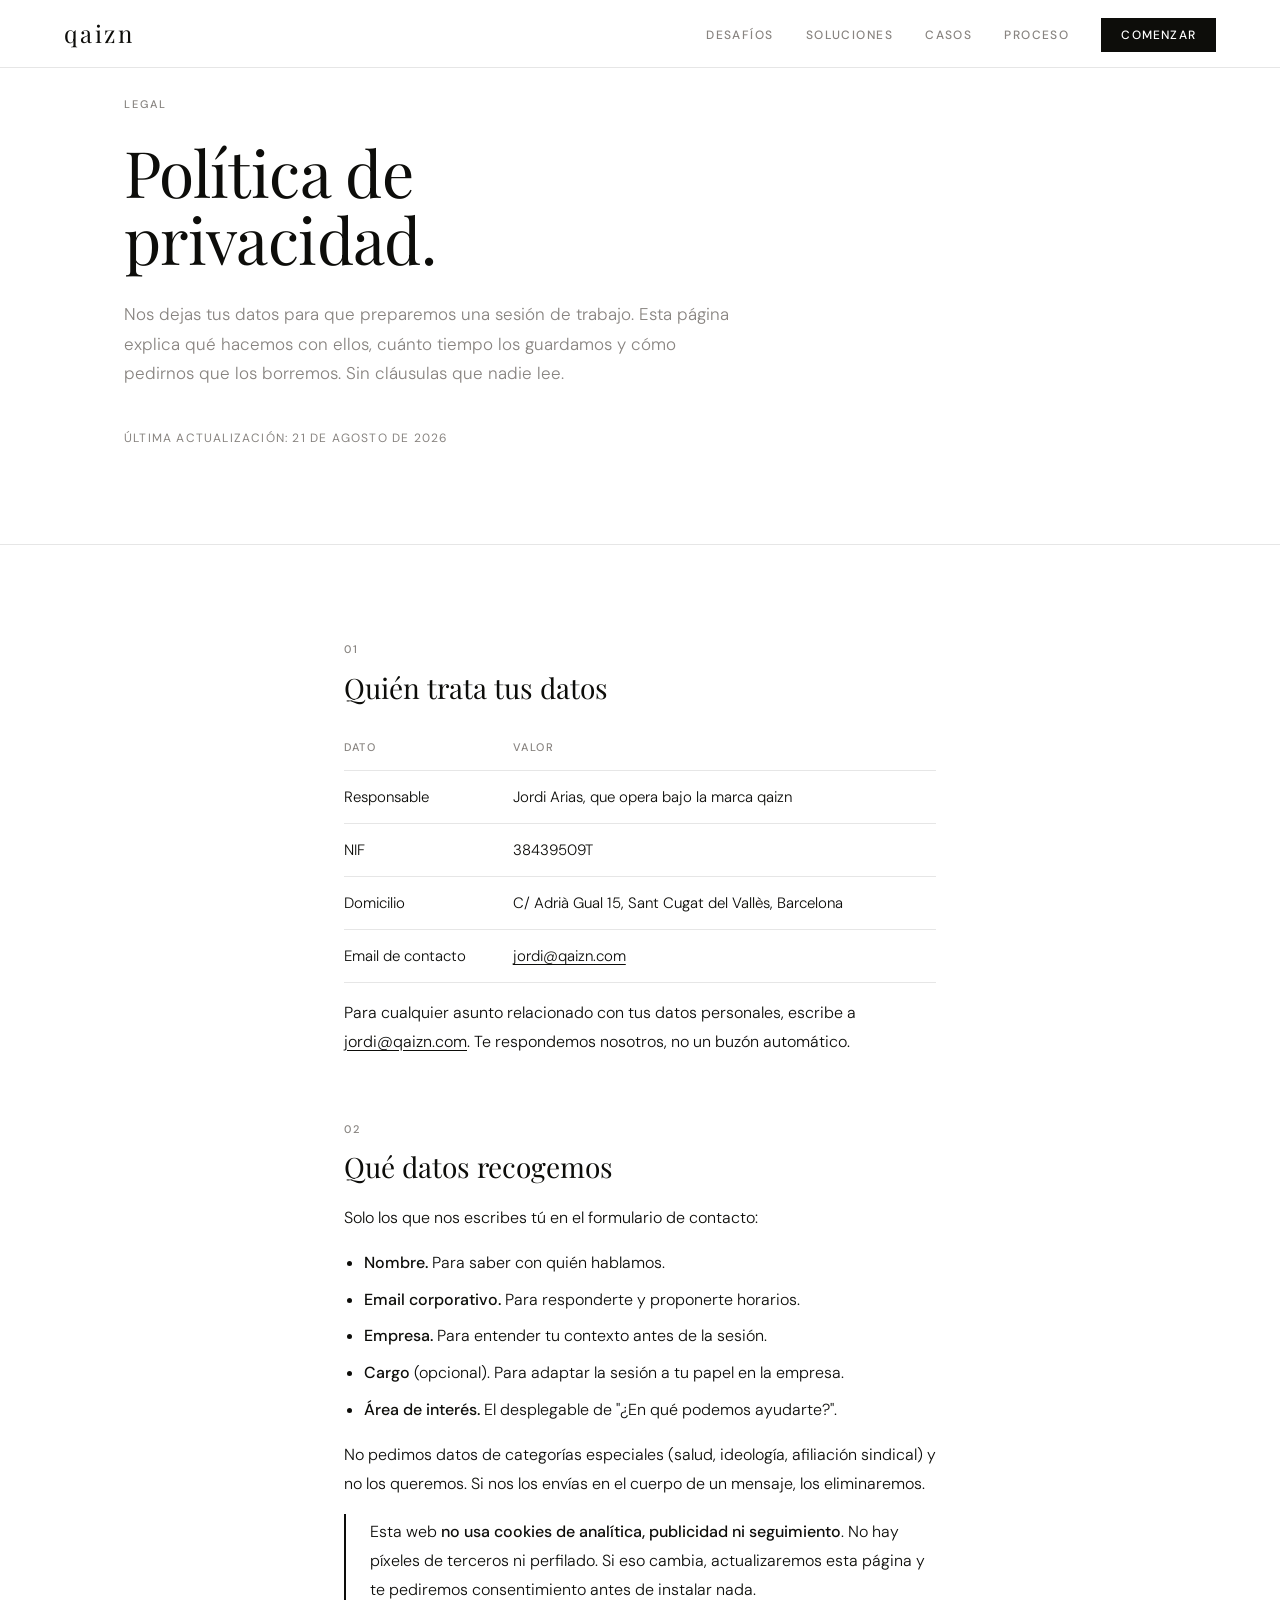
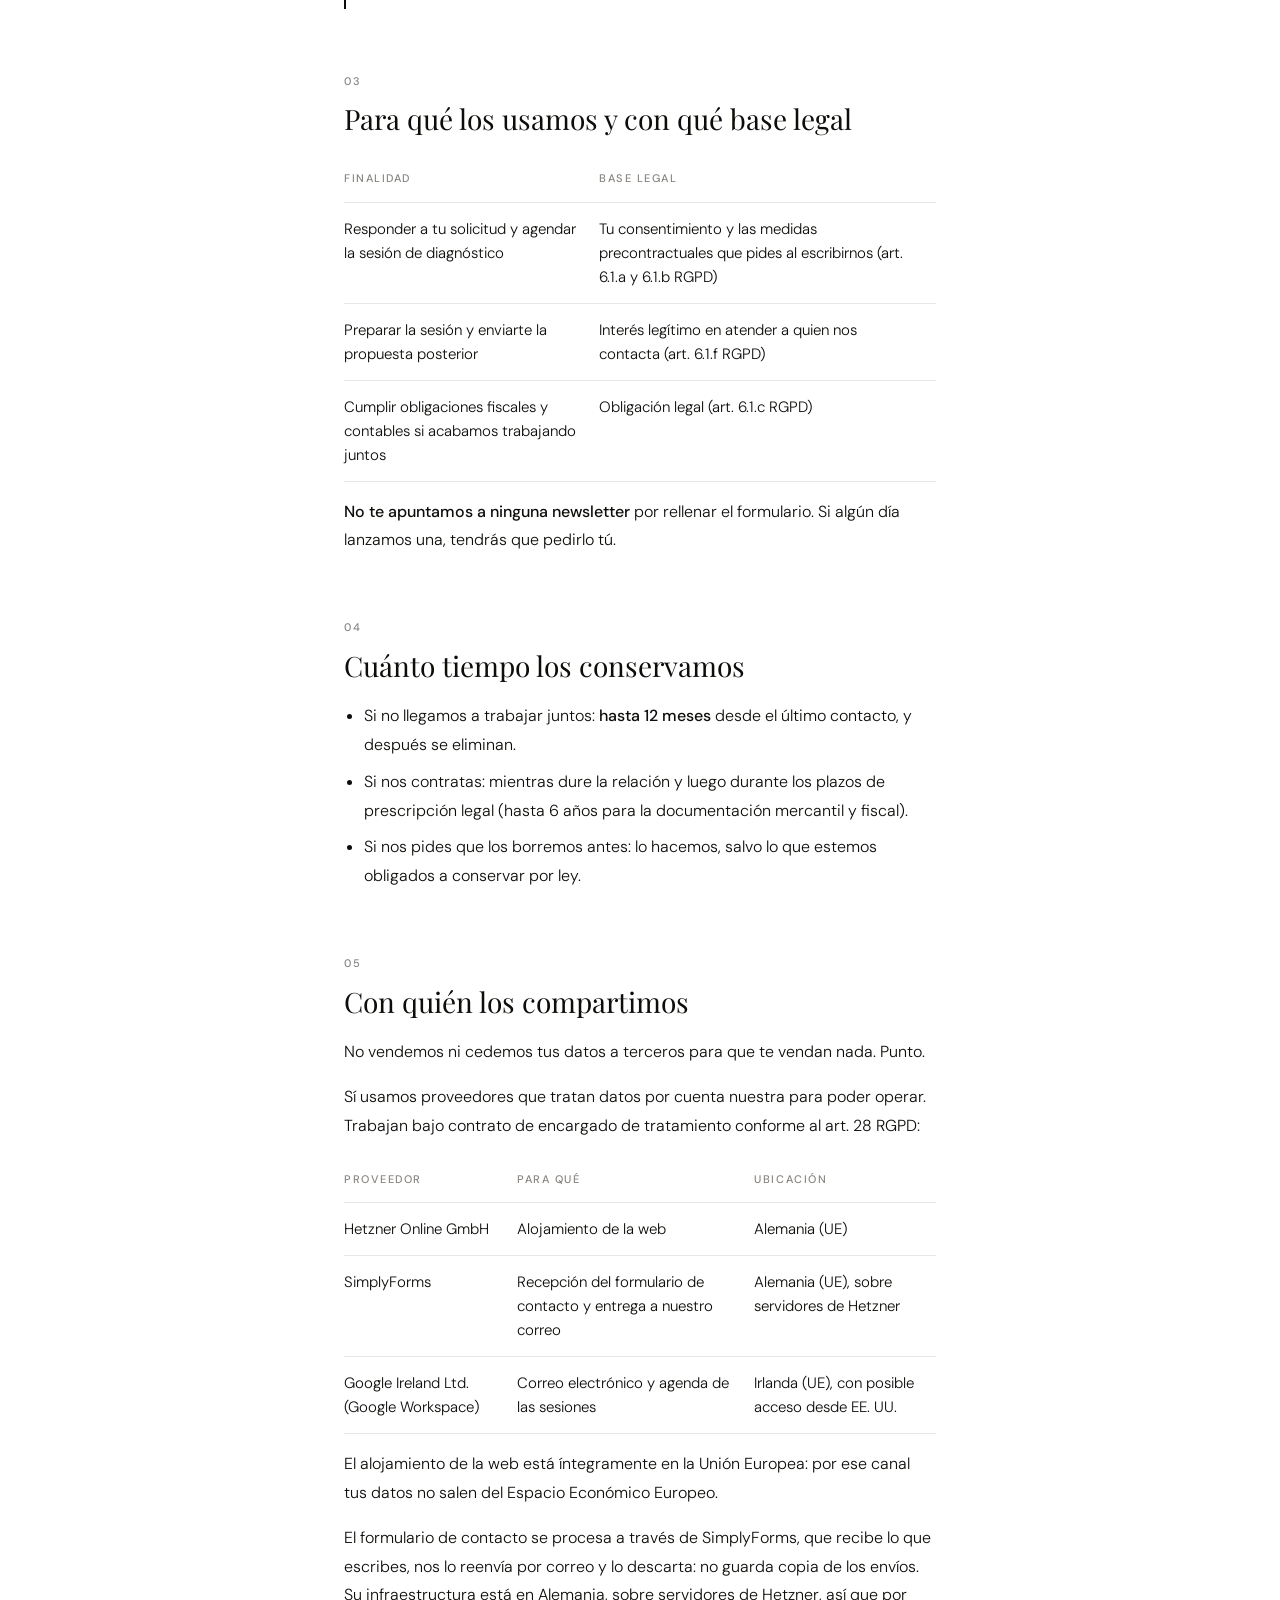
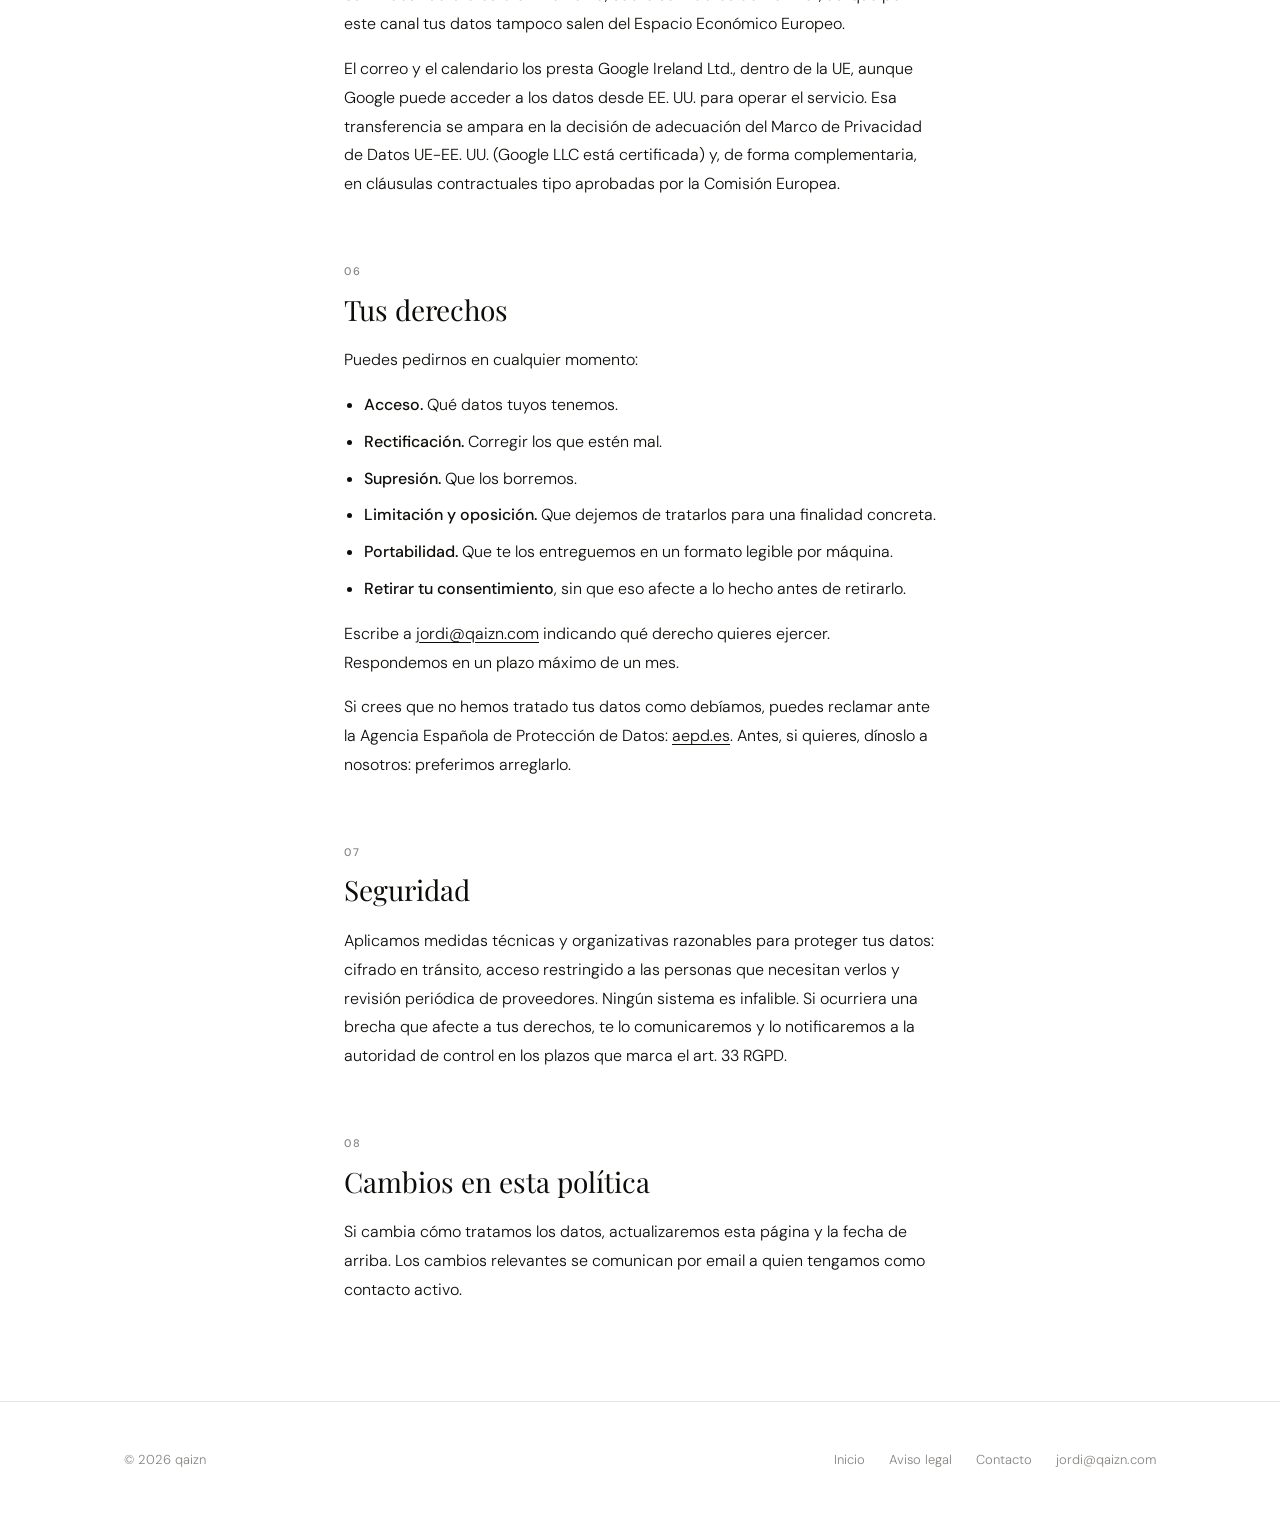
<file: privacidad.html>
<!DOCTYPE html>
<html lang="es">
<head>
<meta charset="UTF-8">
<meta name="viewport" content="width=device-width, initial-scale=1.0">
<title>Política de privacidad — qaizn</title>
<meta name="description" content="Cómo qaizn trata los datos personales que nos facilitas a través de la web: para qué los usamos, cuánto los conservamos y cómo ejercer tus derechos.">
<meta name="robots" content="noindex, follow">
<link rel="preconnect" href="https://fonts.googleapis.com">
<link rel="preconnect" href="https://fonts.gstatic.com" crossorigin="">
<link rel="stylesheet" href="https://fonts.googleapis.com/css2?family=Playfair+Display:ital,wght@0,400;1,400&family=DM+Sans:wght@300;400;500&display=swap">
<link rel="icon" href="/favicon.svg" type="image/svg+xml">
<link rel="apple-touch-icon" href="/apple-touch-icon.png">
<link rel="stylesheet" href="/legal.css">
</head>
<body>

<nav>
  <a href="/" class="logo">qaizn</a>
  <ul class="nav-links">
    <li><a href="/#pain">Desafíos</a></li>
    <li><a href="/#services">Soluciones</a></li>
    <li><a href="/#casos">Casos</a></li>
    <li><a href="/#proceso">Proceso</a></li>
    <li><a href="/#contacto" class="nav-pill">Comenzar</a></li>
  </ul>
</nav>

<header class="legal-head">
  <div class="container">
    <p class="eyebrow">Legal</p>
    <h1>Política de<br>privacidad.</h1>
    <p class="lede">Nos dejas tus datos para que preparemos una sesión de trabajo. Esta página explica qué hacemos con ellos, cuánto tiempo los guardamos y cómo pedirnos que los borremos. Sin cláusulas que nadie lee.</p>
    <p class="updated">Última actualización: 21 de agosto de 2026</p>
  </div>
</header>

<main>
  <div class="container legal-body">

    <section>
      <span class="num">01</span>
      <h2>Quién trata tus datos</h2>
      <table>
        <thead><tr><th>Dato</th><th>Valor</th></tr></thead>
        <tbody>
          <tr><td>Responsable</td><td>Jordi Arias, que opera bajo la marca qaizn</td></tr>
          <tr><td>NIF</td><td>38439509T</td></tr>
          <tr><td>Domicilio</td><td>C/ Adrià Gual 15, Sant Cugat del Vallès, Barcelona</td></tr>
          <tr><td>Email de contacto</td><td><a href="mailto:jordi@qaizn.com">jordi@qaizn.com</a></td></tr>
        </tbody>
      </table>
      <p>Para cualquier asunto relacionado con tus datos personales, escribe a <a href="mailto:jordi@qaizn.com">jordi@qaizn.com</a>. Te respondemos nosotros, no un buzón automático.</p>
    </section>

    <section>
      <span class="num">02</span>
      <h2>Qué datos recogemos</h2>
      <p>Solo los que nos escribes tú en el formulario de contacto:</p>
      <ul>
        <li><strong>Nombre.</strong> Para saber con quién hablamos.</li>
        <li><strong>Email corporativo.</strong> Para responderte y proponerte horarios.</li>
        <li><strong>Empresa.</strong> Para entender tu contexto antes de la sesión.</li>
        <li><strong>Cargo</strong> (opcional). Para adaptar la sesión a tu papel en la empresa.</li>
        <li><strong>Área de interés.</strong> El desplegable de "¿En qué podemos ayudarte?".</li>
      </ul>
      <p>No pedimos datos de categorías especiales (salud, ideología, afiliación sindical) y no los queremos. Si nos los envías en el cuerpo de un mensaje, los eliminaremos.</p>
      <div class="callout">
        <p>Esta web <strong>no usa cookies de analítica, publicidad ni seguimiento</strong>. No hay píxeles de terceros ni perfilado. Si eso cambia, actualizaremos esta página y te pediremos consentimiento antes de instalar nada.</p>
      </div>
    </section>

    <section>
      <span class="num">03</span>
      <h2>Para qué los usamos y con qué base legal</h2>
      <table>
        <thead><tr><th>Finalidad</th><th>Base legal</th></tr></thead>
        <tbody>
          <tr>
            <td>Responder a tu solicitud y agendar la sesión de diagnóstico</td>
            <td>Tu consentimiento y las medidas precontractuales que pides al escribirnos (art. 6.1.a y 6.1.b RGPD)</td>
          </tr>
          <tr>
            <td>Preparar la sesión y enviarte la propuesta posterior</td>
            <td>Interés legítimo en atender a quien nos contacta (art. 6.1.f RGPD)</td>
          </tr>
          <tr>
            <td>Cumplir obligaciones fiscales y contables si acabamos trabajando juntos</td>
            <td>Obligación legal (art. 6.1.c RGPD)</td>
          </tr>
        </tbody>
      </table>
      <p><strong>No te apuntamos a ninguna newsletter</strong> por rellenar el formulario. Si algún día lanzamos una, tendrás que pedirlo tú.</p>
    </section>

    <section>
      <span class="num">04</span>
      <h2>Cuánto tiempo los conservamos</h2>
      <ul>
        <li>Si no llegamos a trabajar juntos: <strong>hasta 12 meses</strong> desde el último contacto, y después se eliminan.</li>
        <li>Si nos contratas: mientras dure la relación y luego durante los plazos de prescripción legal (hasta 6 años para la documentación mercantil y fiscal).</li>
        <li>Si nos pides que los borremos antes: lo hacemos, salvo lo que estemos obligados a conservar por ley.</li>
      </ul>
    </section>

    <section>
      <span class="num">05</span>
      <h2>Con quién los compartimos</h2>
      <p>No vendemos ni cedemos tus datos a terceros para que te vendan nada. Punto.</p>
      <p>Sí usamos proveedores que tratan datos por cuenta nuestra para poder operar. Trabajan bajo contrato de encargado de tratamiento conforme al art. 28 RGPD:</p>
      <table>
        <thead><tr><th>Proveedor</th><th>Para qué</th><th>Ubicación</th></tr></thead>
        <tbody>
          <tr>
            <td>Hetzner Online GmbH</td>
            <td>Alojamiento de la web</td>
            <td>Alemania (UE)</td>
          </tr>
          <tr>
            <td>SimplyForms</td>
            <td>Recepción del formulario de contacto y entrega a nuestro correo</td>
            <td>Alemania (UE), sobre servidores de Hetzner</td>
          </tr>
          <tr>
            <td>Google Ireland Ltd. (Google Workspace)</td>
            <td>Correo electrónico y agenda de las sesiones</td>
            <td>Irlanda (UE), con posible acceso desde EE. UU.</td>
          </tr>
        </tbody>
      </table>
      <p>El alojamiento de la web está íntegramente en la Unión Europea: por ese canal tus datos no salen del Espacio Económico Europeo.</p>
      <p>El formulario de contacto se procesa a través de SimplyForms, que recibe lo que escribes, nos lo reenvía por correo y lo descarta: no guarda copia de los envíos. Su infraestructura está en Alemania, sobre servidores de Hetzner, así que por este canal tus datos tampoco salen del Espacio Económico Europeo.</p>
      <p>El correo y el calendario los presta Google Ireland Ltd., dentro de la UE, aunque Google puede acceder a los datos desde EE. UU. para operar el servicio. Esa transferencia se ampara en la decisión de adecuación del Marco de Privacidad de Datos UE-EE. UU. (Google LLC está certificada) y, de forma complementaria, en cláusulas contractuales tipo aprobadas por la Comisión Europea.</p>
    </section>

    <section>
      <span class="num">06</span>
      <h2>Tus derechos</h2>
      <p>Puedes pedirnos en cualquier momento:</p>
      <ul>
        <li><strong>Acceso.</strong> Qué datos tuyos tenemos.</li>
        <li><strong>Rectificación.</strong> Corregir los que estén mal.</li>
        <li><strong>Supresión.</strong> Que los borremos.</li>
        <li><strong>Limitación y oposición.</strong> Que dejemos de tratarlos para una finalidad concreta.</li>
        <li><strong>Portabilidad.</strong> Que te los entreguemos en un formato legible por máquina.</li>
        <li><strong>Retirar tu consentimiento</strong>, sin que eso afecte a lo hecho antes de retirarlo.</li>
      </ul>
      <p>Escribe a <a href="mailto:jordi@qaizn.com">jordi@qaizn.com</a> indicando qué derecho quieres ejercer. Respondemos en un plazo máximo de un mes.</p>
      <p>Si crees que no hemos tratado tus datos como debíamos, puedes reclamar ante la Agencia Española de Protección de Datos: <a href="https://www.aepd.es" target="_blank" rel="noopener">aepd.es</a>. Antes, si quieres, dínoslo a nosotros: preferimos arreglarlo.</p>
    </section>

    <section>
      <span class="num">07</span>
      <h2>Seguridad</h2>
      <p>Aplicamos medidas técnicas y organizativas razonables para proteger tus datos: cifrado en tránsito, acceso restringido a las personas que necesitan verlos y revisión periódica de proveedores. Ningún sistema es infalible. Si ocurriera una brecha que afecte a tus derechos, te lo comunicaremos y lo notificaremos a la autoridad de control en los plazos que marca el art. 33 RGPD.</p>
    </section>

    <section>
      <span class="num">08</span>
      <h2>Cambios en esta política</h2>
      <p>Si cambia cómo tratamos los datos, actualizaremos esta página y la fecha de arriba. Los cambios relevantes se comunican por email a quien tengamos como contacto activo.</p>
    </section>

  </div>
</main>

<footer>
  <div class="footer-inner">
    <p>© 2026 qaizn</p>
    <div class="footer-links">
      <a href="/">Inicio</a>
      <a href="/aviso-legal.html">Aviso legal</a>
      <a href="/#contacto">Contacto</a>
      <a href="mailto:jordi@qaizn.com">jordi@qaizn.com</a>
    </div>
  </div>
</footer>

</body>
</html>
</file>
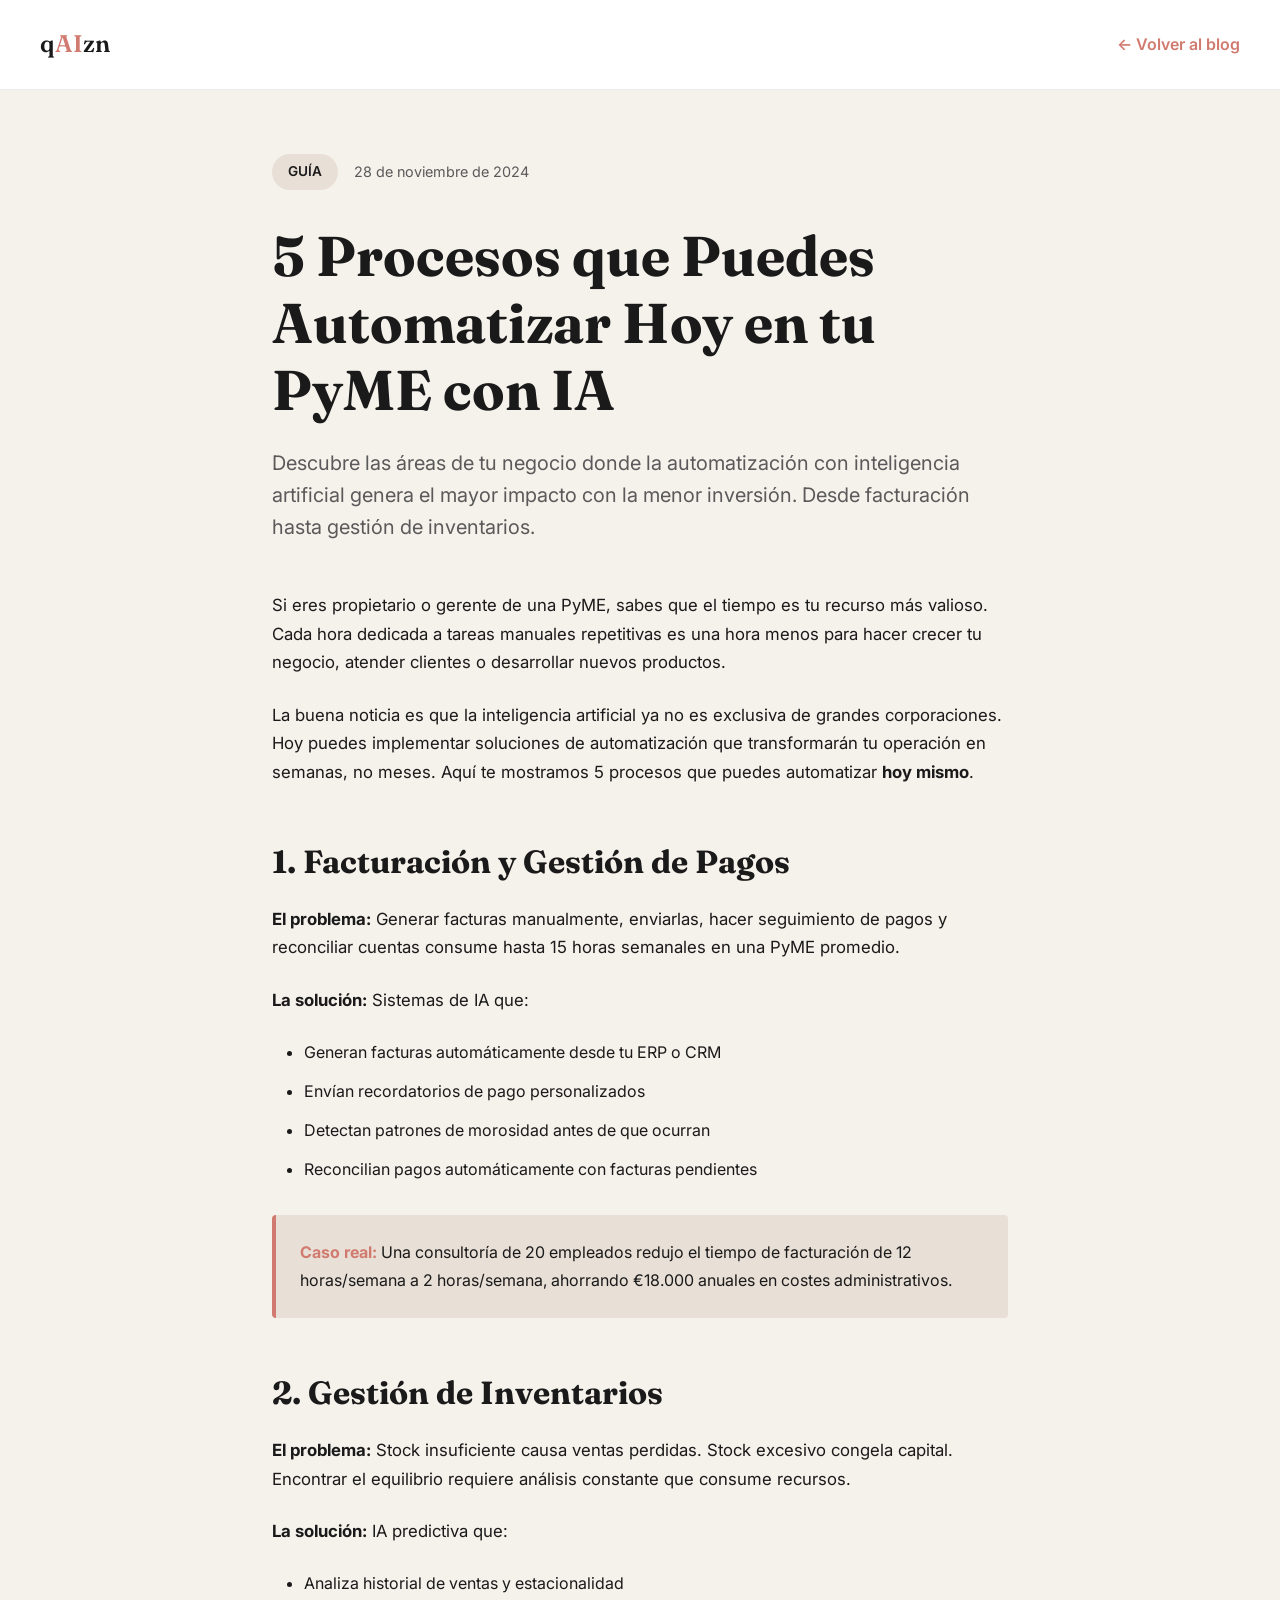
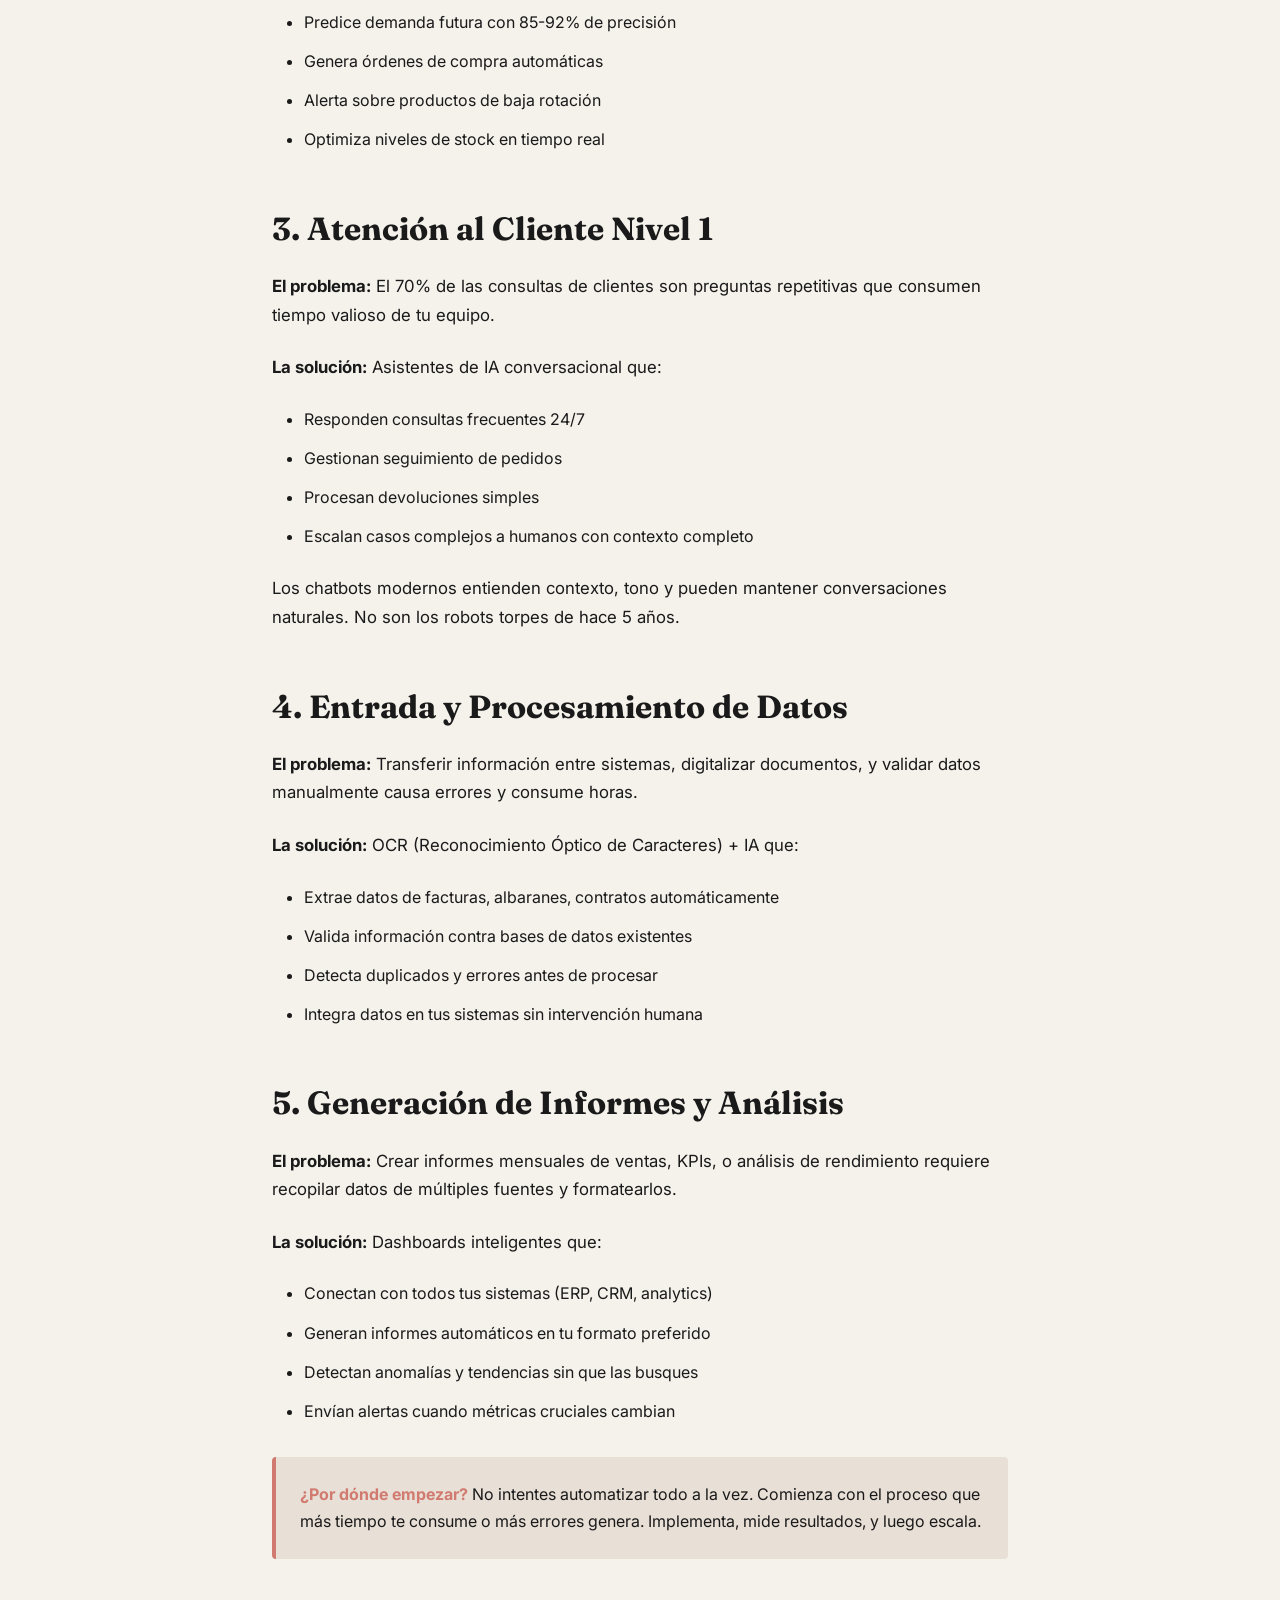
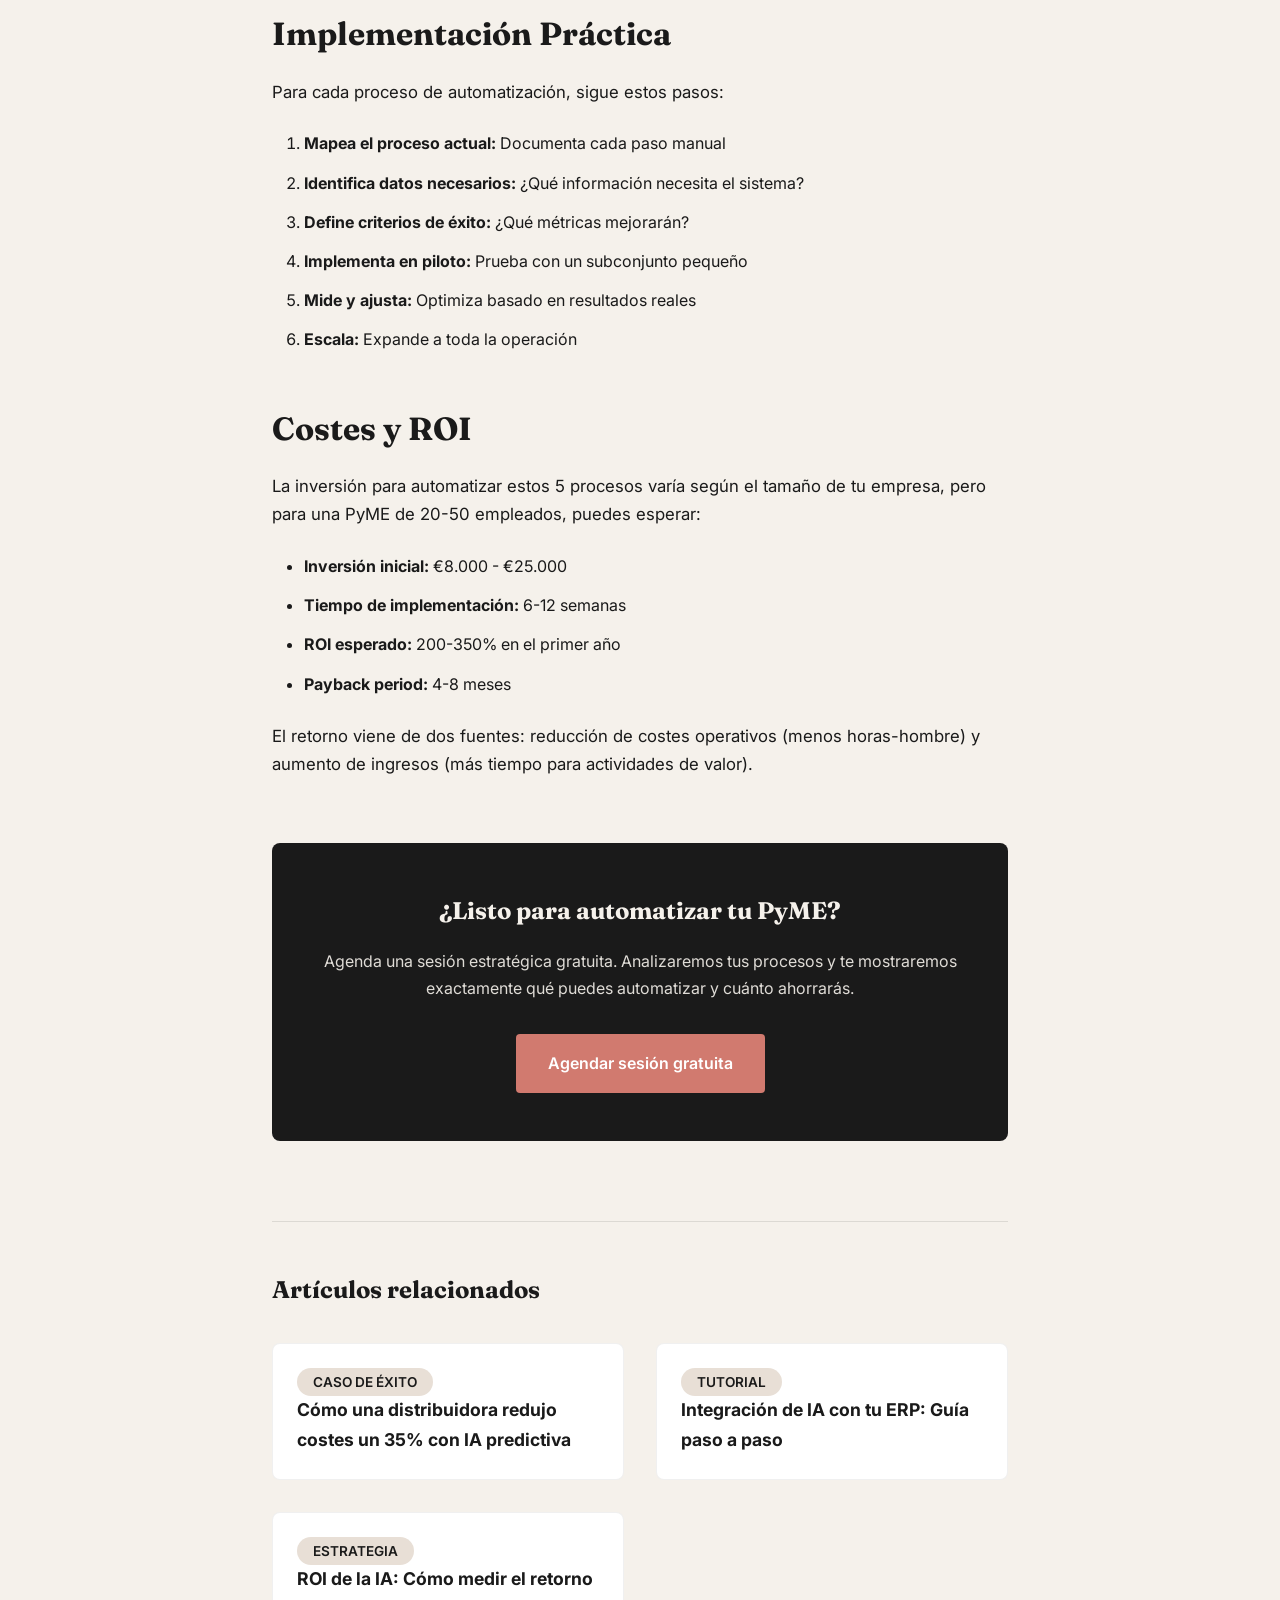
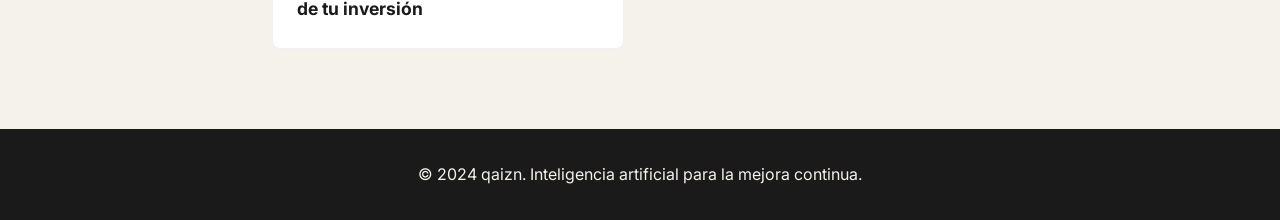
<file: blog-posts/5-procesos-automatizar-pyme.html>
<!DOCTYPE html>
<html lang="es">
<head>
    <meta charset="UTF-8">
    <meta name="viewport" content="width=device-width, initial-scale=1.0">

    <!-- SEO Meta Tags -->
    <title>5 Procesos que Puedes Automatizar Hoy en tu PyME con IA | qaizn</title>
    <meta name="description" content="Descubre 5 procesos empresariales que puedes automatizar inmediatamente con IA. Desde facturación hasta gestión de inventarios. Guía práctica para PyMEs.">
    <meta name="keywords" content="automatización PyME, procesos automatizados, IA para pequeñas empresas, automatización facturación, gestión inventarios IA">
    <meta name="author" content="qaizn">
    <meta name="robots" content="index, follow">
    <link rel="canonical" href="https://www.qaizn.com/blog-posts/5-procesos-automatizar-pyme.html">

    <!-- Open Graph / Facebook -->
    <meta property="og:type" content="article">
    <meta property="og:url" content="https://www.qaizn.com/blog-posts/5-procesos-automatizar-pyme.html">
    <meta property="og:title" content="5 Procesos que Puedes Automatizar Hoy en tu PyME con IA">
    <meta property="og:description" content="Guía práctica para automatizar procesos clave en tu negocio con inteligencia artificial.">
    <meta property="og:image" content="https://www.qaizn.com/og-image.png">
    <meta property="article:published_time" content="2024-11-28">
    <meta property="article:author" content="qaizn">
    <meta property="article:section" content="Guías">

    <!-- Twitter -->
    <meta name="twitter:card" content="summary_large_image">
    <meta name="twitter:title" content="5 Procesos que Puedes Automatizar Hoy en tu PyME">
    <meta name="twitter:description" content="Guía práctica de automatización con IA para pequeñas y medianas empresas.">
    <meta name="twitter:image" content="https://www.qaizn.com/og-image.png">

    <!-- Fonts -->
    <link rel="preconnect" href="https://fonts.googleapis.com">
    <link rel="preconnect" href="https://fonts.gstatic.com" crossorigin>
    <link href="https://fonts.googleapis.com/css2?family=Fraunces:ital,wght@0,400;0,600;0,700;1,400&family=Inter:wght@400;500;600&display=swap" rel="stylesheet">

    <!-- Schema.org Article -->
    <script type="application/ld+json">
    {
      "@context": "https://schema.org",
      "@type": "BlogPosting",
      "headline": "5 Procesos que Puedes Automatizar Hoy en tu PyME con IA",
      "description": "Descubre las áreas de tu negocio donde la automatización genera el mayor impacto con la menor inversión.",
      "image": "https://www.qaizn.com/og-image.png",
      "datePublished": "2024-11-28",
      "dateModified": "2024-11-28",
      "author": {
        "@type": "Organization",
        "name": "qaizn"
      },
      "publisher": {
        "@type": "Organization",
        "name": "qaizn",
        "logo": {
          "@type": "ImageObject",
          "url": "https://qaizn.com/qaizn-logo.svg"
        }
      },
      "mainEntityOfPage": {
        "@type": "WebPage",
        "@id": "https://www.qaizn.com/blog-posts/5-procesos-automatizar-pyme.html"
      },
      "articleSection": "Guías",
      "keywords": ["automatización", "PyME", "IA", "procesos empresariales"]
    }
    </script>

    <style>
        :root {
            --cream: #F5F1EB;
            --black: #1A1A1A;
            --coral: #D17A6F;
            --coral-light: #E5A89D;
            --beige: #E8DFD6;
            --gray: #5A5A5A;
        }

        * {
            margin: 0;
            padding: 0;
            box-sizing: border-box;
        }

        body {
            font-family: 'Inter', sans-serif;
            background: var(--cream);
            color: var(--black);
            line-height: 1.7;
        }

        /* Header */
        header {
            background: white;
            padding: 1.5rem 2rem;
            border-bottom: 1px solid rgba(0, 0, 0, 0.08);
        }

        .header-content {
            max-width: 1200px;
            margin: 0 auto;
            display: flex;
            justify-content: space-between;
            align-items: center;
        }

        .logo {
            font-family: 'Fraunces', serif;
            font-size: 1.5rem;
            font-weight: 600;
            text-decoration: none;
            color: var(--black);
        }

        .logo .ai-highlight {
            color: var(--coral);
        }

        .back-link {
            color: var(--coral);
            text-decoration: none;
            font-weight: 600;
        }

        /* Article */
        article {
            max-width: 800px;
            margin: 4rem auto;
            padding: 0 2rem;
        }

        .article-meta {
            display: flex;
            gap: 1rem;
            align-items: center;
            margin-bottom: 2rem;
        }

        .category {
            background: var(--beige);
            padding: 0.4rem 1rem;
            border-radius: 20px;
            font-size: 0.85rem;
            font-weight: 600;
            text-transform: uppercase;
        }

        .date {
            color: var(--gray);
            font-size: 0.9rem;
        }

        h1 {
            font-family: 'Fraunces', serif;
            font-size: clamp(2.5rem, 5vw, 3.5rem);
            line-height: 1.2;
            margin-bottom: 1.5rem;
            color: var(--black);
        }

        .lead {
            font-size: 1.25rem;
            color: var(--gray);
            margin-bottom: 3rem;
            line-height: 1.6;
        }

        .content h2 {
            font-family: 'Fraunces', serif;
            font-size: 2rem;
            margin-top: 3rem;
            margin-bottom: 1rem;
            color: var(--black);
        }

        .content h3 {
            font-family: 'Fraunces', serif;
            font-size: 1.5rem;
            margin-top: 2rem;
            margin-bottom: 0.75rem;
            color: var(--black);
        }

        .content p {
            margin-bottom: 1.5rem;
            font-size: 1.05rem;
        }

        .content ul, .content ol {
            margin-bottom: 1.5rem;
            padding-left: 2rem;
        }

        .content li {
            margin-bottom: 0.75rem;
        }

        .highlight-box {
            background: var(--beige);
            border-left: 4px solid var(--coral);
            padding: 1.5rem;
            margin: 2rem 0;
            border-radius: 4px;
        }

        .highlight-box strong {
            color: var(--coral);
        }

        /* CTA Box */
        .cta-box {
            background: var(--black);
            color: var(--cream);
            padding: 3rem;
            border-radius: 8px;
            text-align: center;
            margin: 4rem 0;
        }

        .cta-box h2 {
            font-family: 'Fraunces', serif;
            color: var(--cream);
            margin-bottom: 1rem;
            margin-top: 0;
        }

        .cta-box p {
            margin-bottom: 2rem;
            opacity: 0.9;
        }

        .btn {
            display: inline-block;
            padding: 1rem 2rem;
            background: var(--coral);
            color: white;
            text-decoration: none;
            border-radius: 4px;
            font-weight: 600;
            transition: background 0.3s ease;
        }

        .btn:hover {
            background: var(--coral-light);
        }

        /* Related Articles */
        .related {
            margin-top: 5rem;
            padding-top: 3rem;
            border-top: 1px solid rgba(0, 0, 0, 0.1);
        }

        .related h2 {
            font-family: 'Fraunces', serif;
            margin-bottom: 2rem;
        }

        .related-grid {
            display: grid;
            grid-template-columns: repeat(auto-fit, minmax(250px, 1fr));
            gap: 2rem;
        }

        .related-card {
            background: white;
            padding: 1.5rem;
            border-radius: 8px;
            text-decoration: none;
            color: var(--black);
            border: 1px solid rgba(0, 0, 0, 0.06);
            transition: transform 0.3s ease;
        }

        .related-card:hover {
            transform: translateY(-4px);
        }

        .related-card h3 {
            font-size: 1.1rem;
            margin-top: 0;
        }

        footer {
            background: var(--black);
            color: var(--cream);
            padding: 2rem;
            text-align: center;
            margin-top: 5rem;
        }
    </style>
</head>
<body>
    <header>
        <div class="header-content">
            <a href="/" class="logo">q<span class="ai-highlight">AI</span>zn</a>
            <a href="/#blog" class="back-link">← Volver al blog</a>
        </div>
    </header>

    <article>
        <div class="article-meta">
            <span class="category">Guía</span>
            <time class="date" datetime="2024-11-28">28 de noviembre de 2024</time>
        </div>

        <h1>5 Procesos que Puedes Automatizar Hoy en tu PyME con IA</h1>

        <p class="lead">
            Descubre las áreas de tu negocio donde la automatización con inteligencia artificial
            genera el mayor impacto con la menor inversión. Desde facturación hasta gestión de inventarios.
        </p>

        <div class="content">
            <p>
                Si eres propietario o gerente de una PyME, sabes que el tiempo es tu recurso más valioso.
                Cada hora dedicada a tareas manuales repetitivas es una hora menos para hacer crecer tu negocio,
                atender clientes o desarrollar nuevos productos.
            </p>

            <p>
                La buena noticia es que la inteligencia artificial ya no es exclusiva de grandes corporaciones.
                Hoy puedes implementar soluciones de automatización que transformarán tu operación en semanas,
                no meses. Aquí te mostramos 5 procesos que puedes automatizar <strong>hoy mismo</strong>.
            </p>

            <h2>1. Facturación y Gestión de Pagos</h2>

            <p>
                <strong>El problema:</strong> Generar facturas manualmente, enviarlas, hacer seguimiento de pagos
                y reconciliar cuentas consume hasta 15 horas semanales en una PyME promedio.
            </p>

            <p>
                <strong>La solución:</strong> Sistemas de IA que:
            </p>

            <ul>
                <li>Generan facturas automáticamente desde tu ERP o CRM</li>
                <li>Envían recordatorios de pago personalizados</li>
                <li>Detectan patrones de morosidad antes de que ocurran</li>
                <li>Reconcilian pagos automáticamente con facturas pendientes</li>
            </ul>

            <div class="highlight-box">
                <strong>Caso real:</strong> Una consultoría de 20 empleados redujo el tiempo de facturación
                de 12 horas/semana a 2 horas/semana, ahorrando €18.000 anuales en costes administrativos.
            </div>

            <h2>2. Gestión de Inventarios</h2>

            <p>
                <strong>El problema:</strong> Stock insuficiente causa ventas perdidas. Stock excesivo congela capital.
                Encontrar el equilibrio requiere análisis constante que consume recursos.
            </p>

            <p>
                <strong>La solución:</strong> IA predictiva que:
            </p>

            <ul>
                <li>Analiza historial de ventas y estacionalidad</li>
                <li>Predice demanda futura con 85-92% de precisión</li>
                <li>Genera órdenes de compra automáticas</li>
                <li>Alerta sobre productos de baja rotación</li>
                <li>Optimiza niveles de stock en tiempo real</li>
            </ul>

            <h2>3. Atención al Cliente Nivel 1</h2>

            <p>
                <strong>El problema:</strong> El 70% de las consultas de clientes son preguntas repetitivas
                que consumen tiempo valioso de tu equipo.
            </p>

            <p>
                <strong>La solución:</strong> Asistentes de IA conversacional que:
            </p>

            <ul>
                <li>Responden consultas frecuentes 24/7</li>
                <li>Gestionan seguimiento de pedidos</li>
                <li>Procesan devoluciones simples</li>
                <li>Escalan casos complejos a humanos con contexto completo</li>
            </ul>

            <p>
                Los chatbots modernos entienden contexto, tono y pueden mantener conversaciones naturales.
                No son los robots torpes de hace 5 años.
            </p>

            <h2>4. Entrada y Procesamiento de Datos</h2>

            <p>
                <strong>El problema:</strong> Transferir información entre sistemas, digitalizar documentos,
                y validar datos manualmente causa errores y consume horas.
            </p>

            <p>
                <strong>La solución:</strong> OCR (Reconocimiento Óptico de Caracteres) + IA que:
            </p>

            <ul>
                <li>Extrae datos de facturas, albaranes, contratos automáticamente</li>
                <li>Valida información contra bases de datos existentes</li>
                <li>Detecta duplicados y errores antes de procesar</li>
                <li>Integra datos en tus sistemas sin intervención humana</li>
            </ul>

            <h2>5. Generación de Informes y Análisis</h2>

            <p>
                <strong>El problema:</strong> Crear informes mensuales de ventas, KPIs, o análisis de rendimiento
                requiere recopilar datos de múltiples fuentes y formatearlos.
            </p>

            <p>
                <strong>La solución:</strong> Dashboards inteligentes que:
            </p>

            <ul>
                <li>Conectan con todos tus sistemas (ERP, CRM, analytics)</li>
                <li>Generan informes automáticos en tu formato preferido</li>
                <li>Detectan anomalías y tendencias sin que las busques</li>
                <li>Envían alertas cuando métricas cruciales cambian</li>
            </ul>

            <div class="highlight-box">
                <strong>¿Por dónde empezar?</strong> No intentes automatizar todo a la vez.
                Comienza con el proceso que más tiempo te consume o más errores genera.
                Implementa, mide resultados, y luego escala.
            </div>

            <h2>Implementación Práctica</h2>

            <p>
                Para cada proceso de automatización, sigue estos pasos:
            </p>

            <ol>
                <li><strong>Mapea el proceso actual:</strong> Documenta cada paso manual</li>
                <li><strong>Identifica datos necesarios:</strong> ¿Qué información necesita el sistema?</li>
                <li><strong>Define criterios de éxito:</strong> ¿Qué métricas mejorarán?</li>
                <li><strong>Implementa en piloto:</strong> Prueba con un subconjunto pequeño</li>
                <li><strong>Mide y ajusta:</strong> Optimiza basado en resultados reales</li>
                <li><strong>Escala:</strong> Expande a toda la operación</li>
            </ol>

            <h2>Costes y ROI</h2>

            <p>
                La inversión para automatizar estos 5 procesos varía según el tamaño de tu empresa,
                pero para una PyME de 20-50 empleados, puedes esperar:
            </p>

            <ul>
                <li><strong>Inversión inicial:</strong> €8.000 - €25.000</li>
                <li><strong>Tiempo de implementación:</strong> 6-12 semanas</li>
                <li><strong>ROI esperado:</strong> 200-350% en el primer año</li>
                <li><strong>Payback period:</strong> 4-8 meses</li>
            </ul>

            <p>
                El retorno viene de dos fuentes: reducción de costes operativos (menos horas-hombre)
                y aumento de ingresos (más tiempo para actividades de valor).
            </p>
        </div>

        <div class="cta-box">
            <h2>¿Listo para automatizar tu PyME?</h2>
            <p>
                Agenda una sesión estratégica gratuita. Analizaremos tus procesos y te mostraremos
                exactamente qué puedes automatizar y cuánto ahorrarás.
            </p>
            <a href="/#contacto" class="btn">Agendar sesión gratuita</a>
        </div>

        <div class="related">
            <h2>Artículos relacionados</h2>
            <div class="related-grid">
                <a href="#" class="related-card">
                    <span class="category">Caso de Éxito</span>
                    <h3>Cómo una distribuidora redujo costes un 35% con IA predictiva</h3>
                </a>
                <a href="#" class="related-card">
                    <span class="category">Tutorial</span>
                    <h3>Integración de IA con tu ERP: Guía paso a paso</h3>
                </a>
                <a href="#" class="related-card">
                    <span class="category">Estrategia</span>
                    <h3>ROI de la IA: Cómo medir el retorno de tu inversión</h3>
                </a>
            </div>
        </div>
    </article>

    <footer>
        <p>&copy; 2024 qaizn. Inteligencia artificial para la mejora continua.</p>
    </footer>
</body>
</html>
</file>
<file: legal.css>
:root {
  --paper: #ffffff;
  --ink:   #0d0d0a;
  --mid:   #888480;
  --faint: #ebebeb;
  --rule:  rgba(13,13,10,0.10);
  --red:   #1a5cc8;
  --max:   1160px;
  --pad:   64px;
}

*, *::before, *::after { box-sizing: border-box; margin: 0; padding: 0; }
html { scroll-behavior: smooth; }
body {
  background: var(--paper);
  color: var(--ink);
  font-family: 'DM Sans', sans-serif;
  font-size: 16px;
  line-height: 1.6;
  overflow-x: hidden;
}

/* ─── NAV ─────────────────────────────────────── */
nav {
  position: fixed;
  top: 0; left: 0; right: 0;
  z-index: 100;
  display: flex;
  align-items: center;
  justify-content: space-between;
  padding: 0 var(--pad);
  height: 68px;
  background: var(--paper);
  border-bottom: 1px solid var(--rule);
}
.logo {
  font-family: 'Playfair Display', serif;
  font-weight: 400;
  font-size: 24px;
  letter-spacing: 0.1em;
  color: var(--ink);
  text-decoration: none;
}
.nav-links { display: flex; gap: 32px; list-style: none; align-items: center; }
.nav-links a {
  font-size: 12px;
  font-weight: 500;
  letter-spacing: 0.12em;
  text-transform: uppercase;
  color: var(--mid);
  text-decoration: none;
  transition: color 0.2s;
}
.nav-links a:hover { color: var(--ink); }
.nav-pill {
  background: var(--ink) !important;
  color: var(--paper) !important;
  padding: 9px 20px;
  letter-spacing: 0.1em !important;
  transition: background 0.2s !important;
}
.nav-pill:hover { background: var(--red) !important; }

/* ─── LAYOUT ──────────────────────────────────── */
.container {
  max-width: var(--max);
  margin: 0 auto;
  padding: 96px var(--pad);
}
.legal-head { border-bottom: 1px solid var(--rule); }
.eyebrow {
  font-size: 11px;
  font-weight: 500;
  letter-spacing: 0.18em;
  text-transform: uppercase;
  color: var(--mid);
  margin-bottom: 24px;
}
h1 {
  font-family: 'Playfair Display', serif;
  font-weight: 400;
  font-size: clamp(38px, 6vw, 64px);
  line-height: 1.05;
  letter-spacing: -0.01em;
  margin-bottom: 28px;
}
.lede {
  font-size: 17px;
  font-weight: 300;
  line-height: 1.75;
  color: var(--mid);
  max-width: 620px;
}
.updated {
  margin-top: 40px;
  font-size: 12px;
  letter-spacing: 0.1em;
  text-transform: uppercase;
  color: var(--mid);
}

/* ─── BODY COPY ───────────────────────────────── */
.legal-body { max-width: 720px; }
.legal-body section { margin-bottom: 64px; }
.legal-body section:last-child { margin-bottom: 0; }
h2 {
  font-family: 'Playfair Display', serif;
  font-weight: 400;
  font-size: 28px;
  line-height: 1.2;
  margin-bottom: 20px;
}
.num {
  display: block;
  font-family: 'DM Sans', sans-serif;
  font-size: 11px;
  font-weight: 500;
  letter-spacing: 0.18em;
  color: var(--mid);
  margin-bottom: 12px;
}
.legal-body p { font-weight: 300; line-height: 1.8; margin-bottom: 16px; }
.legal-body p:last-child { margin-bottom: 0; }
.legal-body ul { margin: 0 0 16px 0; padding-left: 20px; }
.legal-body li { font-weight: 300; line-height: 1.8; margin-bottom: 8px; }
.legal-body a { color: var(--ink); text-decoration: underline; text-underline-offset: 3px; }
.legal-body a:hover { color: var(--red); }
.legal-body strong { font-weight: 500; }

table {
  width: 100%;
  border-collapse: collapse;
  margin-bottom: 16px;
  font-size: 15px;
}
th, td {
  text-align: left;
  padding: 14px 16px 14px 0;
  border-bottom: 1px solid var(--rule);
  vertical-align: top;
  font-weight: 300;
}
th {
  font-family: 'DM Sans', sans-serif;
  font-size: 11px;
  font-weight: 500;
  letter-spacing: 0.14em;
  text-transform: uppercase;
  color: var(--mid);
}

.callout {
  border-left: 2px solid var(--ink);
  padding: 4px 0 4px 24px;
  margin-bottom: 16px;
}

/* ─── FOOTER ──────────────────────────────────── */
footer { border-top: 1px solid var(--rule); }
.footer-inner {
  max-width: var(--max);
  margin: 0 auto;
  padding: 48px var(--pad);
  display: flex;
  justify-content: space-between;
  align-items: center;
  gap: 24px;
  flex-wrap: wrap;
  font-size: 13px;
  font-weight: 300;
  color: var(--mid);
}
.footer-inner a { color: var(--mid); text-decoration: none; }
.footer-inner a:hover { color: var(--ink); }
.footer-links { display: flex; gap: 24px; flex-wrap: wrap; }

@media (max-width: 900px) {
  :root { --pad: 24px; }
  .nav-links { gap: 18px; }
  .nav-links li:not(:last-child) { display: none; }
  .container { padding: 120px var(--pad) 72px; }
  .legal-body section { margin-bottom: 48px; }
  table, thead, tbody, th, td, tr { display: block; }
  thead { display: none; }
  td { padding: 4px 0; border: none; }
  tr { padding: 16px 0; border-bottom: 1px solid var(--rule); }
  td:first-child { font-weight: 500; }
}
</file>
